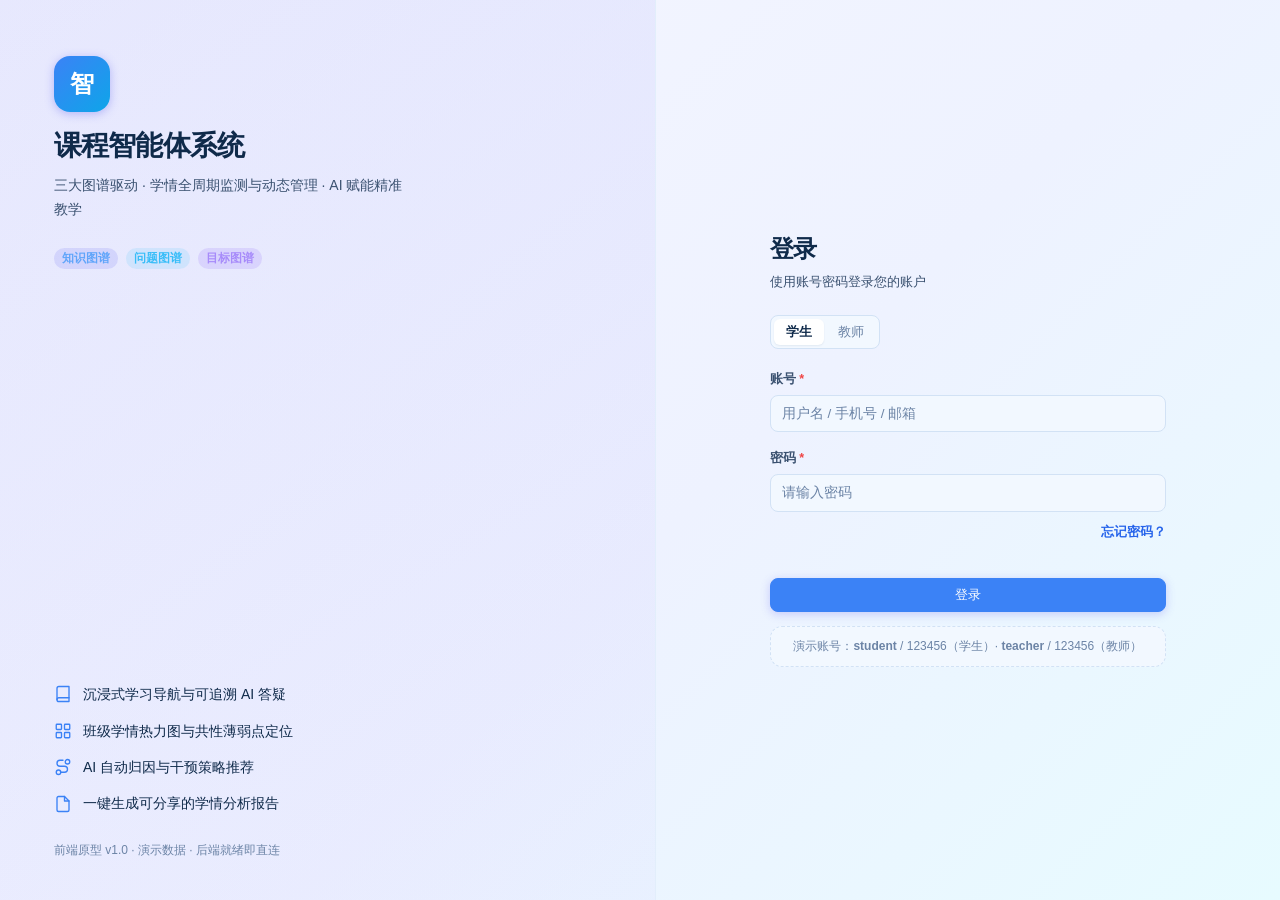
<file: index.html>
<!DOCTYPE html>
<html lang="zh-CN" data-theme="light">
<head>
<meta charset="UTF-8">
<meta name="viewport" content="width=device-width, initial-scale=1">
<title>登录 · 课程智能体系统</title>
<link rel="stylesheet" href="assets/css/base.css">
<link rel="stylesheet" href="assets/css/app.css">
</head>
<body>

<div class="auth-page">
  <!-- 左侧品牌展示 -->
  <aside class="auth-aside">
    <div class="auth-aside__brand">
      <div class="brand-logo">智</div>
      <h1>课程智能体系统</h1>
      <p>三大图谱驱动 · 学情全周期监测与动态管理 · AI 赋能精准教学</p>
    </div>
    <div class="row" style="gap:8px;flex-wrap:wrap">
      <span class="badge badge--brand">知识图谱</span>
      <span class="badge badge--info">问题图谱</span>
      <span class="badge badge--accent">目标图谱</span>
    </div>
    <ul class="auth-aside__feats" id="authFeats"></ul>
    <div class="auth-aside__copy">前端原型 v1.0 · 演示数据 · 后端就绪即直连</div>
  </aside>

  <!-- 右侧登录表单 -->
  <main class="auth-main">
    <div class="auth-card">
      <h2>登录</h2>
      <p class="auth-sub">使用账号密码登录您的账户</p>

      <div class="seg" id="roleSeg">
        <button type="button" class="seg__item is-active" data-role="student">学生</button>
        <button type="button" class="seg__item" data-role="teacher">教师</button>
      </div>

      <form id="loginForm" novalidate>
        <div class="field">
          <label>账号 <span class="req">*</span></label>
          <input class="input" id="username" placeholder="用户名 / 手机号 / 邮箱" autocomplete="username">
        </div>
        <div class="field">
          <label>密码 <span class="req">*</span></label>
          <input class="input" id="password" type="password" placeholder="请输入密码" autocomplete="current-password">
        </div>
        <div class="auth-row"><a href="forgot.html">忘记密码？</a></div>
        <div class="auth-error" id="loginErr"></div>
        <button class="btn btn--primary btn--block" id="loginBtn" type="submit">登录</button>
      </form>

      <div class="auth-demo" id="demoHint">演示账号：<b>student</b> / 123456（学生）· <b>teacher</b> / 123456（教师）</div>
    </div>
  </main>
</div>

<script src="assets/js/common.js"></script>
<script src="assets/js/mock/data.js"></script>
<script src="assets/js/api.js"></script>
<script src="assets/js/auth.js"></script>
<script>
  Theme.init();
  Auth.init();
  // 左侧特性列表（图中 SVG 需 JS 渲染）
  U.$('#authFeats').innerHTML = [
    ['book',  '沉浸式学习导航与可追溯 AI 答疑'],
    ['grid',  '班级学情热力图与共性薄弱点定位'],
    ['route', 'AI 自动归因与干预策略推荐'],
    ['file',  '一键生成可分享的学情分析报告']
  ].map(([n, t]) => '<li>' + icon(n) + t + '</li>').join('');

  // 角色切换（支持 ?role=teacher 预选）
  let role = (new URLSearchParams(location.search).get('role') === 'teacher') ? 'teacher' : 'student';
  const seg = U.$('#roleSeg');
  seg.querySelectorAll('.seg__item').forEach(btn => {
    btn.classList.toggle('is-active', btn.dataset.role === role);
    btn.addEventListener('click', () => {
      seg.querySelectorAll('.seg__item').forEach(b => b.classList.remove('is-active'));
      btn.classList.add('is-active');
      role = btn.dataset.role;
    });
  });

  const form = U.$('#loginForm');
  const errEl = U.$('#loginErr');
  form.addEventListener('submit', async (e) => {
    e.preventDefault();
    errEl.textContent = '';
    const username = U.$('#username').value.trim();
    const password = U.$('#password').value;
    if (!username || !password) { errEl.textContent = '请输入账号和密码'; return; }
    const btn = U.$('#loginBtn');
    btn.disabled = true; btn.textContent = '登录中…';
    try {
      await Auth.login({ username, password, role });
      location.href = (role === 'teacher') ? 'teacher.html' : 'student.html';
    } catch (err) {
      errEl.textContent = (err && err.message) || '登录失败，请重试';
      btn.disabled = false; btn.textContent = '登录';
    }
  });
</script>
</body>
</html>
</file>
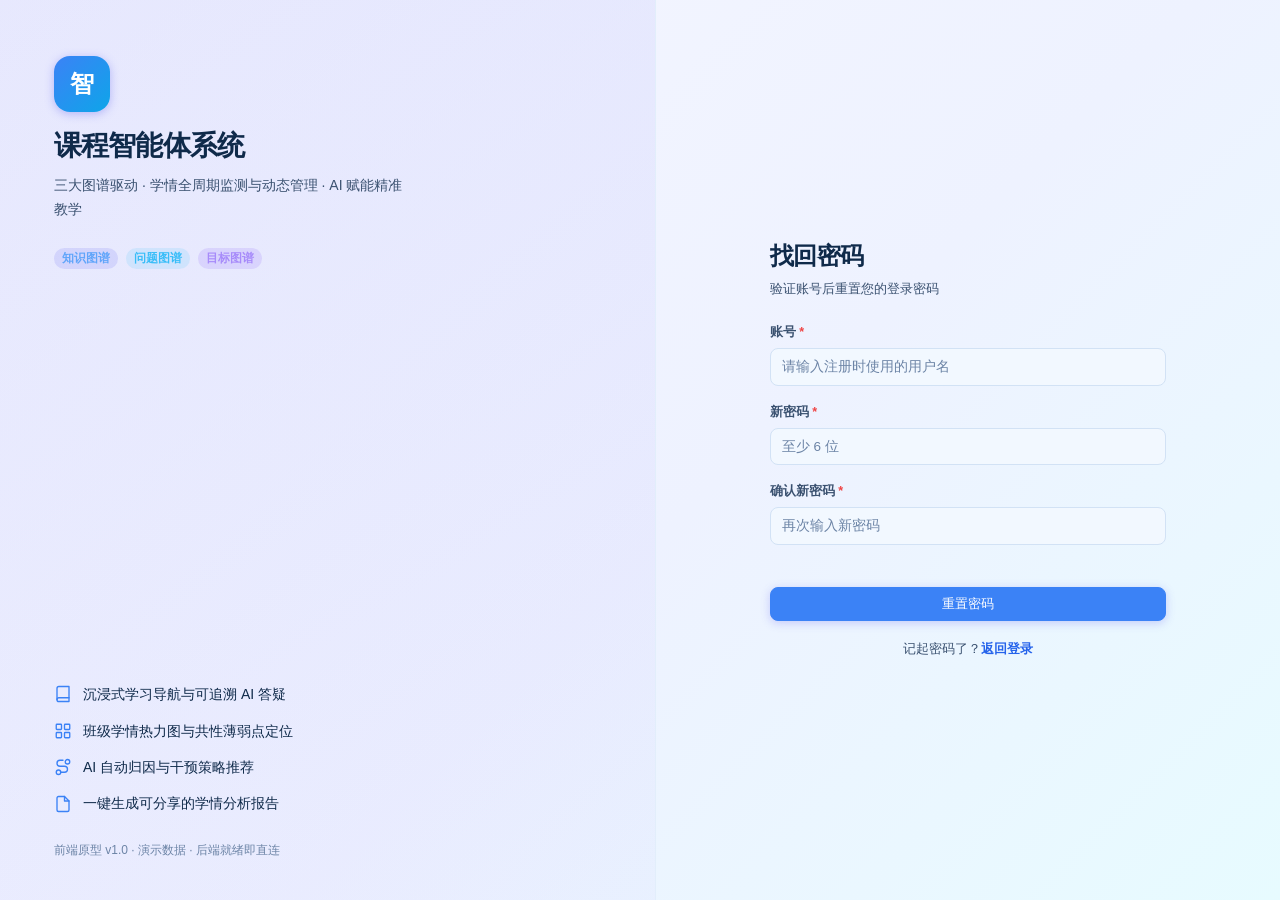
<file: forgot.html>
<!DOCTYPE html>
<html lang="zh-CN" data-theme="light">
<head>
<meta charset="UTF-8">
<meta name="viewport" content="width=device-width, initial-scale=1">
<title>找回密码 · 课程智能体系统</title>
<link rel="stylesheet" href="assets/css/base.css">
<link rel="stylesheet" href="assets/css/app.css">
</head>
<body>

<div class="auth-page">
  <!-- 左侧品牌展示 -->
  <aside class="auth-aside">
    <div class="auth-aside__brand">
      <div class="brand-logo">智</div>
      <h1>课程智能体系统</h1>
      <p>三大图谱驱动 · 学情全周期监测与动态管理 · AI 赋能精准教学</p>
    </div>
    <div class="row" style="gap:8px;flex-wrap:wrap">
      <span class="badge badge--brand">知识图谱</span>
      <span class="badge badge--info">问题图谱</span>
      <span class="badge badge--accent">目标图谱</span>
    </div>
    <ul class="auth-aside__feats" id="authFeats"></ul>
    <div class="auth-aside__copy">前端原型 v1.0 · 演示数据 · 后端就绪即直连</div>
  </aside>

  <!-- 右侧找回密码表单 -->
  <main class="auth-main">
    <div class="auth-card">
      <h2>找回密码</h2>
      <p class="auth-sub">验证账号后重置您的登录密码</p>

      <form id="resetForm" novalidate>
        <div class="field">
          <label>账号 <span class="req">*</span></label>
          <input class="input" id="username" placeholder="请输入注册时使用的用户名" autocomplete="username">
        </div>
        <div class="field">
          <label>新密码 <span class="req">*</span></label>
          <input class="input" id="password" type="password" placeholder="至少 6 位" autocomplete="new-password">
        </div>
        <div class="field">
          <label>确认新密码 <span class="req">*</span></label>
          <input class="input" id="confirm" type="password" placeholder="再次输入新密码" autocomplete="new-password">
        </div>
        <div class="auth-error" id="resetErr"></div>
        <button class="btn btn--primary btn--block" id="resetBtn" type="submit">重置密码</button>
      </form>

      <div class="auth-foot">记起密码了？<a href="index.html">返回登录</a></div>
    </div>
  </main>
</div>

<script src="assets/js/common.js"></script>
<script src="assets/js/mock/data.js"></script>
<script src="assets/js/api.js"></script>
<script src="assets/js/auth.js"></script>
<script>
  Theme.init();
  Auth.init();
  // 左侧特性列表（图中 SVG 需 JS 渲染）
  U.$('#authFeats').innerHTML = [
    ['book',  '沉浸式学习导航与可追溯 AI 答疑'],
    ['grid',  '班级学情热力图与共性薄弱点定位'],
    ['route', 'AI 自动归因与干预策略推荐'],
    ['file',  '一键生成可分享的学情分析报告']
  ].map(([n, t]) => '<li>' + icon(n) + t + '</li>').join('');

  const form = U.$('#resetForm');
  const errEl = U.$('#resetErr');
  form.addEventListener('submit', async (e) => {
    e.preventDefault();
    errEl.textContent = '';
    const username = U.$('#username').value.trim();
    const password = U.$('#password').value;
    const confirm = U.$('#confirm').value;

    if (!username) return void (errEl.textContent = '请输入账号');
    if (password.length < 6) return void (errEl.textContent = '新密码至少 6 位');
    if (password !== confirm) return void (errEl.textContent = '两次输入的密码不一致');

    const btn = U.$('#resetBtn');
    btn.disabled = true; btn.textContent = '重置中…';
    try {
      await Auth.resetPassword({ username, password });
      Toast.ok('密码已重置', '请使用新密码登录');
      setTimeout(() => { location.href = 'index.html'; }, 1100);
    } catch (err) {
      errEl.textContent = (err && err.message) || '重置失败，请重试';
      btn.disabled = false; btn.textContent = '重置密码';
    }
  });
</script>
</body>
</html>
</file>
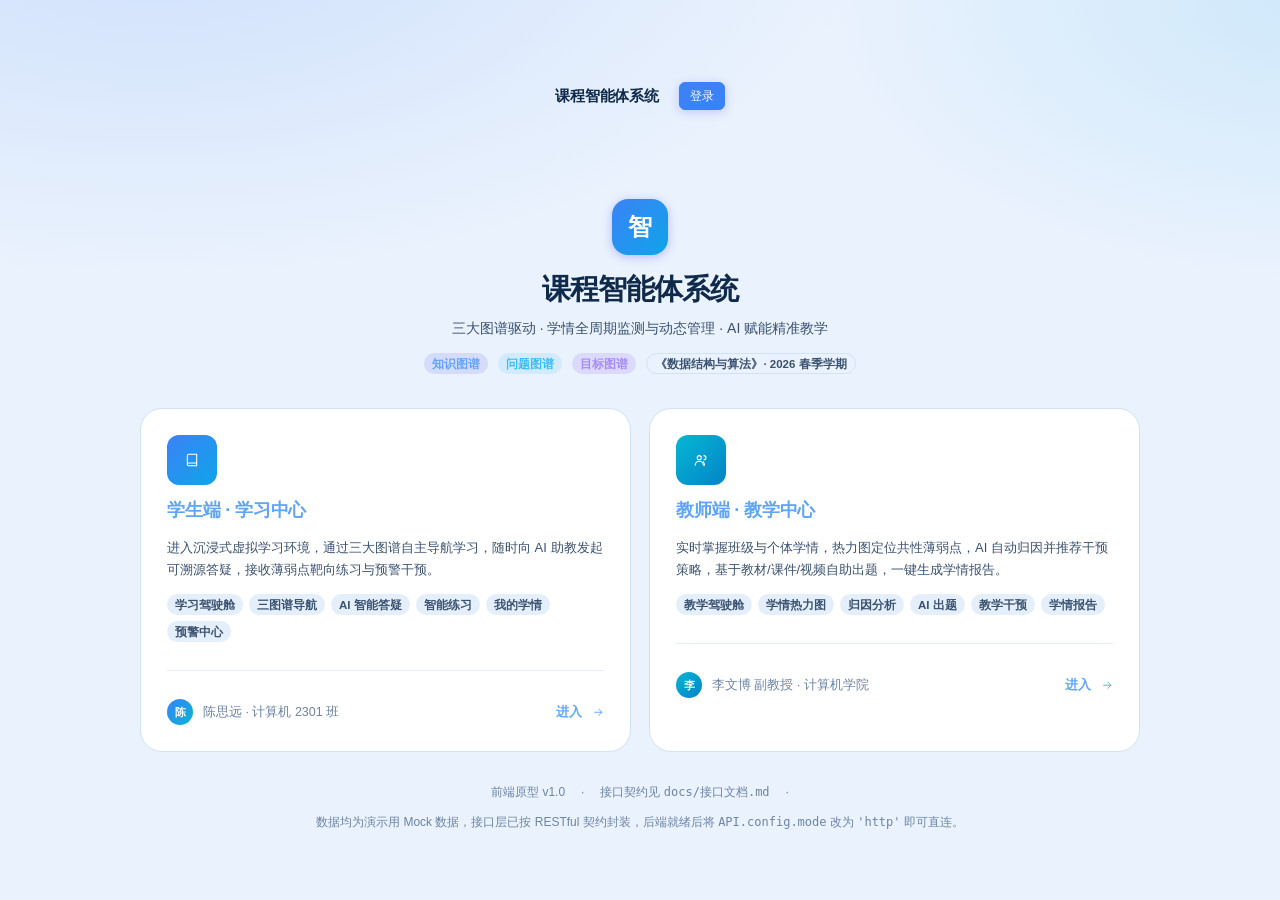
<file: home.html>
<!DOCTYPE html>
<html lang="zh-CN" data-theme="light">
<head>
<meta charset="UTF-8">
<meta name="viewport" content="width=device-width, initial-scale=1">
<title>课程智能体系统 · 产品介绍</title>
<link rel="stylesheet" href="assets/css/base.css">
<link rel="stylesheet" href="assets/css/app.css">
</head>
<body>

<div class="login-page">
  <div class="login-nav">
    <div class="login-nav__brand">课程智能体系统</div>
    <span class="spacer"></span>
    <a class="btn btn--primary btn--sm" href="index.html">登录</a>
  </div>

  <div class="login-wrap">

    <div class="login-hd">
      <div class="brand-logo">智</div>
      <h1>课程智能体系统</h1>
      <p>三大图谱驱动 · 学情全周期监测与动态管理 · AI 赋能精准教学</p>
      <div class="row">
        <span class="badge badge--brand">知识图谱</span>
        <span class="badge badge--info">问题图谱</span>
        <span class="badge badge--accent">目标图谱</span>
        <span class="badge badge--outline">《数据结构与算法》· 2026 春季学期</span>
      </div>
    </div>

    <div class="role-grid">
      <a class="role" data-role="student" href="index.html?role=student">
        <div class="role__ico" id="ico-stu"></div>
        <h3>学生端 · 学习中心</h3>
        <p>进入沉浸式虚拟学习环境，通过三大图谱自主导航学习，随时向 AI 助教发起可溯源答疑，接收薄弱点靶向练习与预警干预。</p>
        <div class="role__feats">
          <span class="badge">学习驾驶舱</span>
          <span class="badge">三图谱导航</span>
          <span class="badge">AI 智能答疑</span>
          <span class="badge">智能练习</span>
          <span class="badge">我的学情</span>
          <span class="badge">预警中心</span>
        </div>
        <div class="divider"></div>
        <div class="row fz-12 t-dim">
          <span class="avatar avatar--sm">陈</span>
          <span>陈思远 · 计算机 2301 班</span>
          <span class="spacer"></span>
          <span class="row t-brand fw-6">进入 <span id="arr1"></span></span>
        </div>
      </a>

      <a class="role role--teacher" data-role="teacher" href="index.html?role=teacher">
        <div class="role__ico" id="ico-tea"></div>
        <h3>教师端 · 教学中心</h3>
        <p>实时掌握班级与个体学情，热力图定位共性薄弱点，AI 自动归因并推荐干预策略，基于教材/课件/视频自助出题，一键生成学情报告。</p>
        <div class="role__feats">
          <span class="badge">教学驾驶舱</span>
          <span class="badge">学情热力图</span>
          <span class="badge">归因分析</span>
          <span class="badge">AI 出题</span>
          <span class="badge">教学干预</span>
          <span class="badge">学情报告</span>
        </div>
        <div class="divider"></div>
        <div class="row fz-12 t-dim">
          <span class="avatar avatar--sm" style="background:linear-gradient(135deg,#06b6d4,#0284c7)">李</span>
          <span>李文博 副教授 · 计算机学院</span>
          <span class="spacer"></span>
          <span class="row t-brand fw-6">进入 <span id="arr2"></span></span>
        </div>
      </a>
    </div>

    <div class="login-ft">
      <div class="row">
        <span>前端原型 v1.0</span>
        <span>·</span>
        <span>接口契约见 <code class="mono">docs/接口文档.md</code></span>
        <span>·</span>
      </div>
      <p style="margin-top:8px">数据均为演示用 Mock 数据，接口层已按 RESTful 契约封装，后端就绪后将 <code class="mono">API.config.mode</code> 改为 <code class="mono">'http'</code> 即可直连。</p>
    </div>

  </div>
</div>

<script src="assets/js/common.js"></script>
<script src="assets/js/auth.js"></script>
<script>
  Theme.init();
  Auth.init();
  U.$('#ico-stu').innerHTML = icon('book');
  U.$('#ico-tea').innerHTML = icon('users');
  U.$('#arr1').innerHTML = icon('arrowRight');
  U.$('#arr2').innerHTML = icon('arrowRight');
  U.$$('.role').forEach(a => a.addEventListener('click', (e) => {
    e.preventDefault();
    Auth.enter(a.dataset.role);
  }));
</script>
</body>
</html>
</file>
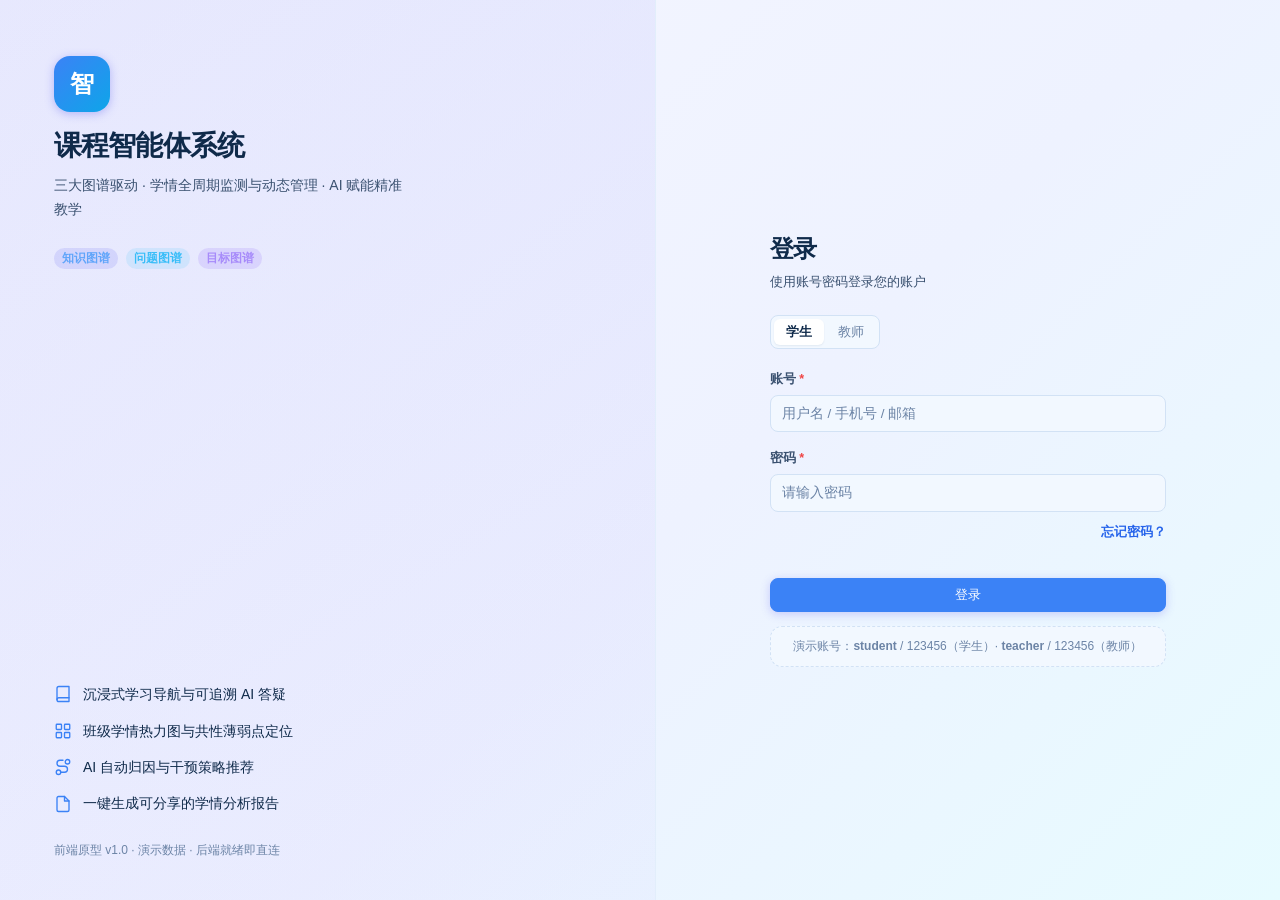
<file: student.html>
<!DOCTYPE html>
<html lang="zh-CN" data-theme="light">
<head>
<meta charset="UTF-8">
<meta name="viewport" content="width=device-width, initial-scale=1">
<title>学生端 · 课程智能体系统</title>
<link rel="stylesheet" href="assets/css/base.css">
<link rel="stylesheet" href="assets/css/app.css">
</head>
<body>
<div class="app">

  <!-- ============ 侧边栏 ============ -->
  <aside class="sidebar">
    <div class="sidebar__brand">
      <div class="brand-logo">智</div>
      <div class="brand-text"><b>课程智能体</b><span>数据结构与算法</span></div>
    </div>

    <nav class="sidebar__nav">
      <div class="nav-group">
        <div class="nav-group__label">学习中心</div>
        <button class="nav-item" data-view="dashboard" data-icon="home"><span class="nav-item__text">学习驾驶舱</span></button>
        <button class="nav-item" data-view="graph" data-icon="network"><span class="nav-item__text">课程图谱导航</span></button>
        <button class="nav-item" data-view="resource" data-icon="folder"><span class="nav-item__text">学习资源中心</span></button>
        <button class="nav-item" data-view="ai" data-icon="bot"><span class="nav-item__text">AI 智能答疑</span></button>
        <button class="nav-item" data-view="practice" data-icon="pencil"><span class="nav-item__text">智能练习</span></button>
      </div>
      <div class="nav-group">
        <div class="nav-group__label">学情中心</div>
        <button class="nav-item" data-view="mastery" data-icon="chart"><span class="nav-item__text">我的学情</span></button>
        <button class="nav-item" data-view="alerts" data-icon="bell"><span class="nav-item__text">预警与提醒</span><span class="nav-item__badge">3</span></button>
      </div>
    </nav>

    <div class="sidebar__foot">
      <button class="user-chip">
        <span class="avatar" id="tbAvatar">陈</span>
        <span class="user-chip__info"><b id="tbUserName">陈思远</b><span id="tbUid">计算机 2301 班</span></span>
      </button>
    </div>
  </aside>

  <!-- ============ 主区 ============ -->
  <div class="main">
    <header class="topbar">
      <div class="topbar__title">
        <h1 id="pageTitle">学习驾驶舱</h1>
      </div>
      <div class="topbar__actions">
        <span class="badge badge--outline nowrap" id="updateTag"></span>
        <button class="btn btn--ghost btn--icon" id="msgBtn"></button>
        <button class="btn btn--ghost btn--icon" id="logoutBtn"></button>
      </div>
    </header>

    <main class="content">
      <section class="view" id="view-dashboard"></section>
      <section class="view" id="view-graph"></section>
      <section class="view" id="view-resource"></section>
      <section class="view" id="view-ai"></section>
      <section class="view" id="view-practice"></section>
      <section class="view" id="view-mastery"></section>
      <section class="view" id="view-alerts"></section>
    </main>
  </div>
</div>

<script src="assets/js/vendor/echarts.min.js"></script>
<script src="assets/js/common.js"></script>
<script src="assets/js/charts.js"></script>
<script src="assets/js/mock/data.js"></script>
<script src="assets/js/api.js"></script>
    <script src="assets/js/auth.js"></script>
    <script src="assets/js/student/app.js"></script>
    <script src="assets/js/student/views/dashboard.js"></script>
    <script src="assets/js/student/views/graph.js"></script>
    <script src="assets/js/student/views/resource.js"></script>
    <script src="assets/js/student/views/chat.js"></script>
    <script src="assets/js/student/views/practice.js"></script>
    <script src="assets/js/student/views/mastery.js"></script>
    <script src="assets/js/student/views/alerts.js"></script>
    <script src="assets/js/student/start.js"></script>
</body>
</html>
</file>
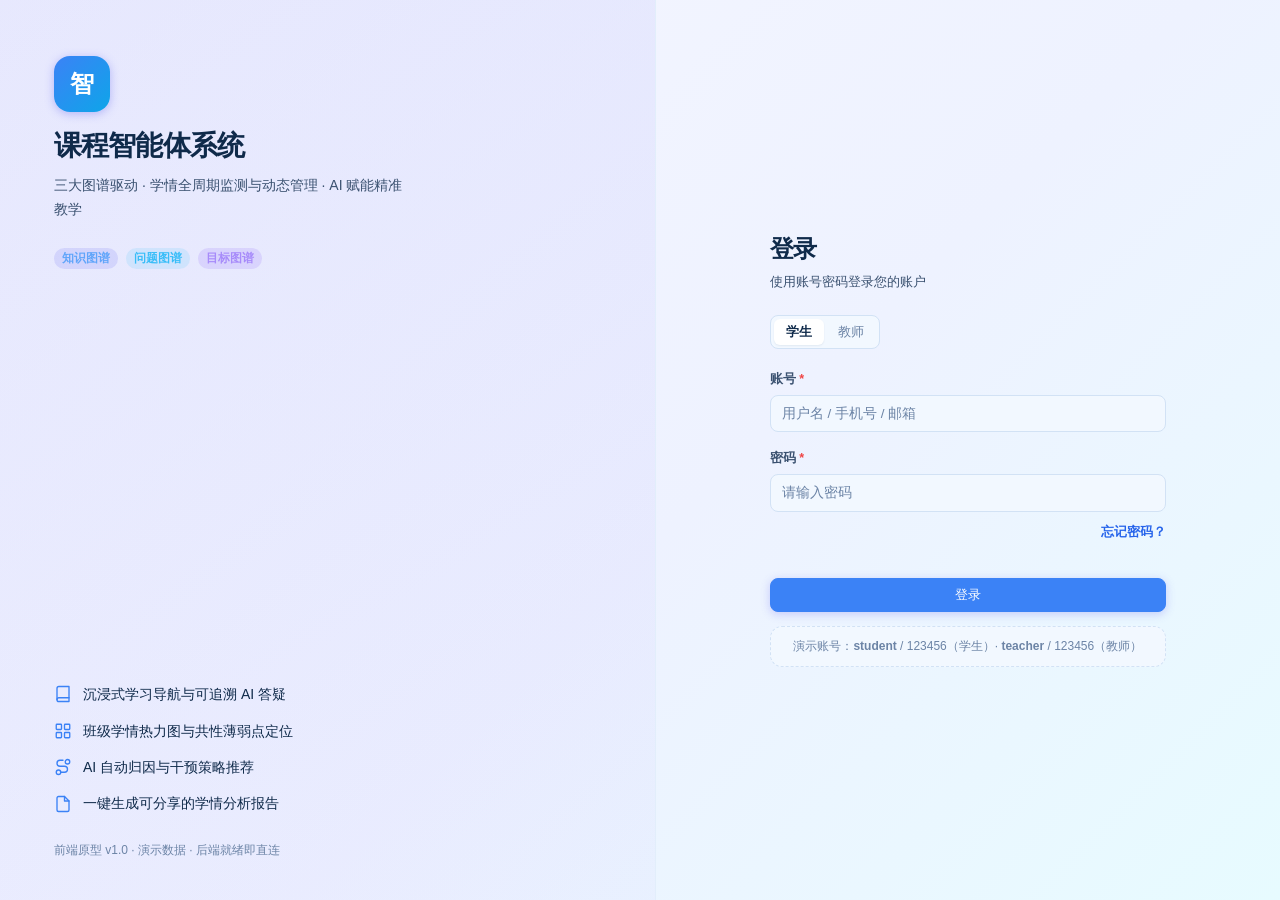
<file: teacher.html>
<!DOCTYPE html>
<html lang="zh-CN" data-theme="light">
<head>
<meta charset="UTF-8">
<meta name="viewport" content="width=device-width, initial-scale=1">
<title>教师端 · 课程智能体系统</title>
<link rel="stylesheet" href="assets/css/base.css">
<link rel="stylesheet" href="assets/css/app.css">
</head>
<body>
<div class="app">

  <!-- ============ 侧边栏 ============ -->
  <aside class="sidebar">
    <div class="sidebar__brand">
      <div class="brand-logo">智</div>
      <div class="brand-text"><b>课程智能体</b><span>数据结构与算法</span></div>
    </div>

    <nav class="sidebar__nav">
      <div class="nav-group">
        <div class="nav-group__label">教学概览</div>
        <button class="nav-item" data-view="dashboard" data-icon="home"><span class="nav-item__text">教学驾驶舱</span></button>
        <button class="nav-item" data-view="monitor" data-icon="grid"><span class="nav-item__text">学情监测看板</span></button>
      </div>
      <div class="nav-group">
        <div class="nav-group__label">精准分析</div>
        <button class="nav-item" data-view="analysis" data-icon="flask"><span class="nav-item__text">归因与错题分析</span></button>
        <button class="nav-item" data-view="question" data-icon="sparkle"><span class="nav-item__text">AI 出题与题库</span></button>
      </div>
      <div class="nav-group">
        <div class="nav-group__label">干预与产出</div>
        <button class="nav-item" data-view="intervention" data-icon="route"><span class="nav-item__text">教学干预与策略</span><span class="nav-item__badge" id="navIvBadge"></span></button>
        <button class="nav-item" data-view="report" data-icon="file"><span class="nav-item__text">学情分析报告</span></button>
      </div>
    </nav>

    <div class="sidebar__foot">
      <button class="user-chip">
        <span class="avatar" id="tbAvatar">李</span>
        <span class="user-chip__info"><b id="tbUserName">李文博</b><span id="tbUid">计算机科学与技术学院</span></span>
      </button>
    </div>
  </aside>

  <!-- ============ 主区 ============ -->
  <div class="main">
    <header class="topbar">
      <div class="topbar__title">
        <h1 id="pageTitle">教学驾驶舱</h1>
      </div>
      <div class="topbar__actions">
        <select class="select select--sm" id="classSel" title="切换授课班级"></select>
        <span class="badge badge--outline nowrap" id="updateTag"></span>
        <button class="btn btn--ghost btn--icon" id="logoutBtn"></button>
      </div>
    </header>

    <main class="content">
      <section class="view" id="view-dashboard"></section>
      <section class="view" id="view-monitor"></section>
      <section class="view" id="view-analysis"></section>
      <section class="view" id="view-question"></section>
      <section class="view" id="view-intervention"></section>
      <section class="view" id="view-report"></section>
    </main>
  </div>
</div>

<script src="assets/js/vendor/echarts.min.js"></script>
<script src="assets/js/common.js"></script>
<script src="assets/js/charts.js"></script>
<script src="assets/js/mock/data.js"></script>
<script src="assets/js/api.js"></script>
    <script src="assets/js/auth.js"></script>
    <script src="assets/js/teacher/app.js"></script>
    <script src="assets/js/teacher/views/dash.js"></script>
    <script src="assets/js/teacher/views/monitor.js"></script>
    <script src="assets/js/teacher/views/analysis.js"></script>
    <script src="assets/js/teacher/views/question.js"></script>
    <script src="assets/js/teacher/views/intervention.js"></script>
    <script src="assets/js/teacher/views/report.js"></script>
    <script src="assets/js/teacher/start.js"></script>
</body>
</html>
</file>
<file: assets/css/base.css>
/* ==========================================================================
   课程智能体系统 · 基础设计系统 (Design Tokens + Layout + Components)
   ========================================================================== */

/* ---------- 1. Design Tokens ---------- */
:root {
  /* 品牌色（蓝白色调） */
  --brand-50: #eff6ff;
  --brand-300: #93c5fd;
  --brand-400: #60a5fa;
  --brand-500: #3b82f6;
  --brand-600: #2563eb;
  --brand-700: #1d4ed8;
  --accent-500: #0ea5e9;
  --cyan-500: #06b6d4;

  /* 语义色 —— 学情三色状态灯 */
  --ok: #22c55e;          /* 绿 · 正常 */
  --ok-soft: rgba(34, 197, 94, .14);
  --warn: #f59e0b;        /* 黄 · 需关注 */
  --warn-soft: rgba(245, 158, 11, .14);
  --danger: #ef4444;      /* 红 · 预警 */
  --danger-soft: rgba(239, 68, 68, .14);
  --info: #38bdf8;
  --info-soft: rgba(56, 189, 248, .14);

  /* 掌握度五级色阶 */
  --lv-excellent: #22c55e;
  --lv-good: #84cc16;
  --lv-fair: #f59e0b;
  --lv-weak: #f97316;
  --lv-none: #64748b;

  /* 圆角 / 阴影 / 动效 */
  --r-xs: 6px;
  --r-sm: 8px;
  --r-md: 12px;
  --r-lg: 16px;
  --r-xl: 22px;
  --r-full: 999px;
  --ease: cubic-bezier(.4, 0, .2, 1);
  --t-fast: .15s var(--ease);
  --t: .24s var(--ease);

  /* 尺寸 */
  --sidebar-w: 232px;
  --topbar-h: 60px;

  /* 字体 */
  --font: -apple-system, BlinkMacSystemFont, "Segoe UI", "PingFang SC",
          "Hiragino Sans GB", "Microsoft YaHei", "Source Han Sans SC", sans-serif;
  --font-num: "SF Mono", "JetBrains Mono", Consolas, ui-monospace, monospace;
}

/* 蓝白色调（唯一主题 · 已取消夜间模式） */
:root {
  --bg: #eaf2fd;
  --bg-grad: radial-gradient(1200px 620px at 12% -10%, rgba(59,130,246,.16), transparent 60%),
             radial-gradient(900px 520px at 102% 0%, rgba(14,165,233,.12), transparent 55%);
  --surface: #ffffff;
  --surface-2: #f2f8ff;
  --surface-3: #e4effb;
  --border: #d2e2f5;
  --border-soft: #e2eefb;
  --text: #0f2a4a;
  --text-2: #3a5170;
  --text-3: #6c84a6;
  --shadow-sm: 0 1px 2px rgba(15,42,74,.07);
  --shadow: 0 4px 16px rgba(15,42,74,.10);
  --shadow-lg: 0 16px 48px rgba(15,42,74,.16);
  --overlay: rgba(15,42,74,.42);
  --grid-line: rgba(15,42,74,.05);
  --chart-axis: #6c84a6;
  --chart-split: rgba(15,42,74,.08);
  --lv-none: #94a3b8;
}

/* ---------- 2. Reset ---------- */
*, *::before, *::after { box-sizing: border-box; }
* { margin: 0; padding: 0; }
html, body { height: 100%; }
body {
  font-family: var(--font);
  font-size: 14px;
  line-height: 1.6;
  color: var(--text);
  background: var(--bg);
  background-image: var(--bg-grad);
  background-attachment: fixed;
  -webkit-font-smoothing: antialiased;
  text-rendering: optimizeLegibility;
}
h1, h2, h3, h4, h5 { font-weight: 650; line-height: 1.3; letter-spacing: -.01em; }
a { color: var(--brand-400); text-decoration: none; }
button, input, select, textarea { font: inherit; color: inherit; }
button { cursor: pointer; background: none; border: none; }
ul, ol { list-style: none; }
table { border-collapse: collapse; width: 100%; }
img, svg { display: block; max-width: 100%; }
/* 未显式尺寸的 svg 给 1em 兜底，避免被父容器撑满；具体尺寸由各自 CSS 覆盖 */
svg:not([width]):not([height]) { width: 1em; height: 1em; flex-shrink: 0; vertical-align: -0.15em; }
::selection { background: rgba(99,102,241,.35); }

/* 滚动条 */
::-webkit-scrollbar { width: 10px; height: 10px; }
::-webkit-scrollbar-track { background: transparent; }
::-webkit-scrollbar-thumb {
  background: var(--border); border-radius: var(--r-full);
  border: 2px solid transparent; background-clip: content-box;
}
::-webkit-scrollbar-thumb:hover { background: var(--text-3); background-clip: content-box; }

/* ---------- 3. App Shell ---------- */
.app { display: flex; min-height: 100vh; }

/* 侧边栏 */
.sidebar {
  width: var(--sidebar-w);
  flex: 0 0 var(--sidebar-w);
  background: var(--surface);
  border-right: 1px solid var(--border);
  display: flex; flex-direction: column;
  position: sticky; top: 0; height: 100vh;
  z-index: 40;
  transition: width var(--t), flex-basis var(--t);
}
.sidebar__brand {
  height: var(--topbar-h);
  display: flex; align-items: center; gap: 10px;
  padding: 0 16px;
  border-bottom: 1px solid var(--border-soft);
  flex: 0 0 auto;
}
.brand-logo {
  width: 32px; height: 32px; flex: 0 0 32px;
  border-radius: 9px;
  background: linear-gradient(135deg, var(--brand-500), var(--accent-500));
  display: grid; place-items: center;
  color: #fff; font-weight: 800; font-size: 15px;
  box-shadow: 0 2px 10px rgba(99,102,241,.4);
}
.brand-text { min-width: 0; }
.brand-text b { display: block; font-size: 14px; letter-spacing: -.02em; white-space: nowrap; }
.brand-text span { display: block; font-size: 11px; color: var(--text-3); white-space: nowrap; }

.sidebar__nav { flex: 1; overflow-y: auto; padding: 12px 10px 20px; }
.nav-group { margin-bottom: 6px; }
.nav-group__label {
  font-size: 11px; font-weight: 600; color: var(--text-3);
  letter-spacing: .08em; text-transform: uppercase;
  padding: 12px 10px 6px;
}
.nav-item {
  display: flex; align-items: center; gap: 10px;
  width: 100%; padding: 9px 10px; margin-bottom: 2px;
  border-radius: var(--r-sm);
  color: var(--text-2); font-size: 13.5px; font-weight: 500;
  text-align: left; position: relative;
  transition: background var(--t-fast), color var(--t-fast);
}
.nav-item:hover { background: var(--surface-2); color: var(--text); }
.nav-item.is-active { background: var(--brand-500); color: #fff; font-weight: 600; box-shadow: 0 2px 10px rgba(99,102,241,.35); }
.nav-item.is-active .nav-item__icon { opacity: 1; }
.nav-item__icon { width: 18px; height: 18px; flex: 0 0 18px; opacity: .8; }
.nav-item__text { flex: 1; min-width: 0; white-space: nowrap; overflow: hidden; text-overflow: ellipsis; }
.nav-item__badge {
  flex: 0 0 auto; min-width: 18px; height: 18px; padding: 0 5px;
  border-radius: var(--r-full); background: var(--danger); color: #fff;
  font-size: 11px; font-weight: 700; display: grid; place-items: center;
  font-family: var(--font-num);
}
.nav-item.is-active .nav-item__badge { background: rgba(255,255,255,.25); }

.sidebar__foot { padding: 10px; border-top: 1px solid var(--border-soft); flex: 0 0 auto; }
.user-chip {
  display: flex; align-items: center; gap: 10px;
  padding: 8px; border-radius: var(--r-sm);
  transition: background var(--t-fast); width: 100%; text-align: left;
}
.user-chip:hover { background: var(--surface-2); }
.avatar {
  width: 32px; height: 32px; flex: 0 0 32px; border-radius: var(--r-full);
  display: grid; place-items: center; font-size: 12px; font-weight: 700; color: #fff;
  background: linear-gradient(135deg, var(--brand-500), var(--cyan-500));
}
.avatar--sm { width: 26px; height: 26px; flex-basis: 26px; font-size: 11px; }
.avatar--lg { width: 52px; height: 52px; flex-basis: 52px; font-size: 17px; }
.user-chip__info { min-width: 0; flex: 1; }
.user-chip__info b { display: block; font-size: 13px; font-weight: 600; }
.user-chip__info span { display: block; font-size: 11px; color: var(--text-3); }

/* 主区域 */
.main { flex: 1; min-width: 0; display: flex; flex-direction: column; }

.topbar {
  height: var(--topbar-h); flex: 0 0 var(--topbar-h);
  display: flex; align-items: center; gap: 14px;
  padding: 0 22px;
  background: color-mix(in srgb, var(--bg) 78%, transparent);
  backdrop-filter: blur(14px);
  border-bottom: 1px solid var(--border);
  position: sticky; top: 0; z-index: 30;
}
.topbar__title { min-width: 0; flex: 1; }
.topbar__title h1 { font-size: 16.5px; font-weight: 650; }
.topbar__title p { font-size: 12px; color: var(--text-3); }
.topbar__actions { display: flex; align-items: center; gap: 8px; }

.content { flex: 1; padding: 22px; max-width: 1560px; width: 100%; }
.view { display: none; animation: fade-up .32s var(--ease); }
.view.is-active { display: block; }
@keyframes fade-up { from { opacity: 0; transform: translateY(8px); } to { opacity: 1; transform: none; } }

/* ---------- 4. Grid Helpers ---------- */
.grid { display: grid; gap: 16px; }
.g-2 { grid-template-columns: repeat(2, minmax(0, 1fr)); }
.g-3 { grid-template-columns: repeat(3, minmax(0, 1fr)); }
.g-4 { grid-template-columns: repeat(4, minmax(0, 1fr)); }
.g-21 { grid-template-columns: minmax(0, 2fr) minmax(0, 1fr); }
.g-12 { grid-template-columns: minmax(0, 1fr) minmax(0, 2fr); }
.g-31 { grid-template-columns: minmax(0, 3fr) minmax(0, 1fr); }
.stack { display: flex; flex-direction: column; gap: 16px; }
.row { display: flex; align-items: center; gap: 10px; }
.row--wrap { flex-wrap: wrap; }
.row--between { justify-content: space-between; }
.spacer { flex: 1; }
.mt-a { margin-top: auto; }

/* ---------- 5. Card ---------- */
.card {
  background: var(--surface);
  border: 1px solid var(--border);
  border-radius: var(--r-lg);
  box-shadow: var(--shadow-sm);
  overflow: hidden;
  display: flex; flex-direction: column;
}
.card--flat { box-shadow: none; background: var(--surface-2); }
.card--pad { padding: 18px; }
.card__head {
  display: flex; align-items: center; gap: 10px;
  padding: 14px 18px; border-bottom: 1px solid var(--border-soft);
  flex: 0 0 auto;
}
.card__head h3 { font-size: 14.5px; font-weight: 650; display: flex; align-items: center; gap: 8px; white-space: nowrap; flex-shrink: 0; }
.card__head h3 svg { width: 16px; height: 16px; flex-shrink: 0; color: var(--brand-600); }
.card__head p { font-size: 12px; color: var(--text-3); margin-top: 1px; }
.card__head .spacer { flex: 1; }
.card__body { padding: 18px; flex: 1; min-width: 0; }
.card__body--tight { padding: 12px; }
.card__body--flush { padding: 0; }
.card__foot { padding: 12px 18px; border-top: 1px solid var(--border-soft); flex: 0 0 auto; }

/* 指标卡 */
.stat {
  background: var(--surface); border: 1px solid var(--border);
  border-radius: var(--r-lg); padding: 16px 18px;
  position: relative; overflow: hidden;
  transition: transform var(--t), border-color var(--t);
}
.stat:hover { transform: translateY(-2px); border-color: var(--brand-500); }
.stat::after {
  content: ''; position: absolute; inset: 0 0 auto 0; height: 3px;
  background: var(--_c, var(--brand-500)); opacity: .9;
}
.stat__label { font-size: 12.5px; color: var(--text-3); display: flex; align-items: center; gap: 6px; }
.stat__label svg { width: 14px; height: 14px; flex-shrink: 0; }
.stat__value { font-family: var(--font-num); font-size: 27px; font-weight: 700; letter-spacing: -.02em; margin: 4px 0 2px; }
.stat__value small { font-size: 14px; font-weight: 600; color: var(--text-3); margin-left: 2px; }
.stat__delta { font-size: 12px; font-weight: 600; display: inline-flex; align-items: center; gap: 3px; }
.delta-up { color: var(--ok); }
.delta-down { color: var(--danger); }
.stat__hint { font-size: 11.5px; color: var(--text-3); }
.stat--link { cursor: pointer; user-select: none; }
.stat--link:hover { transform: translateY(-3px); border-color: var(--_c, var(--brand-500)); box-shadow: 0 4px 14px rgba(0,0,0,.04); }
.stat--link:active { transform: translateY(-1px); }
.stat--link:focus-visible { outline: 2px solid var(--_c, var(--brand-500)); outline-offset: 2px; }

/* ---------- 6. Button ---------- */
.btn {
  display: inline-flex; align-items: center; justify-content: center; gap: 6px;
  height: 34px; padding: 0 14px;
  border-radius: var(--r-sm);
  background: var(--surface-2); border: 1px solid var(--border);
  color: var(--text); font-size: 13px; font-weight: 550;
  white-space: nowrap;
  transition: all var(--t-fast);
}
.btn:hover { background: var(--surface-3); border-color: var(--text-3); }
.btn:active { transform: translateY(1px); }
.btn[disabled] { opacity: .45; pointer-events: none; }
.btn--primary {
  background: var(--brand-500); border-color: var(--brand-500); color: #fff;
  box-shadow: 0 2px 10px rgba(99,102,241,.3);
}
.btn--primary:hover { background: var(--brand-600); border-color: var(--brand-600); }
.btn--ghost { background: transparent; border-color: transparent; color: var(--text-2); }
.btn--ghost:hover { background: var(--surface-2); color: var(--text); }
.btn--outline { background: transparent; border-color: var(--brand-500); color: var(--brand-400); }
.btn--outline:hover { background: rgba(99,102,241,.1); }
.btn--danger { background: var(--danger); border-color: var(--danger); color: #fff; }
.btn--danger:hover { filter: brightness(1.08); }
.btn--warn { background: var(--warn); border-color: var(--warn); color: #1a1206; }
.btn--sm { height: 28px; padding: 0 10px; font-size: 12px; border-radius: var(--r-xs); }
.btn--xs { height: 24px; padding: 0 8px; font-size: 11.5px; border-radius: var(--r-xs); }
.btn--lg { height: 42px; padding: 0 22px; font-size: 14.5px; border-radius: var(--r-md); }
.btn--block { width: 100%; }
.btn--icon { width: 34px; padding: 0; }
.btn--icon.btn--sm { width: 28px; }
.btn svg { width: 15px; height: 15px; flex: 0 0 auto; }

/* ---------- 7. Badge / Chip / Tag ---------- */
.badge {
  display: inline-flex; align-items: center; gap: 4px;
  height: 21px; padding: 0 8px; border-radius: var(--r-full);
  font-size: 11.5px; font-weight: 600; white-space: nowrap;
  background: var(--surface-3); color: var(--text-2);
}
.badge--ok { background: var(--ok-soft); color: var(--ok); }
.badge--warn { background: var(--warn-soft); color: var(--warn); }
.badge--danger { background: var(--danger-soft); color: var(--danger); }
.badge--info { background: var(--info-soft); color: var(--info); }
.badge--brand { background: rgba(99,102,241,.16); color: var(--brand-400); }
.badge--accent { background: rgba(139,92,246,.16); color: #a78bfa; }
.badge--outline { background: transparent; border: 1px solid var(--border); }

.dot { width: 8px; height: 8px; border-radius: 50%; flex: 0 0 8px; display: inline-block; }
.dot--ok { background: var(--ok); box-shadow: 0 0 0 3px var(--ok-soft); }
.dot--warn { background: var(--warn); box-shadow: 0 0 0 3px var(--warn-soft); }
.dot--danger { background: var(--danger); box-shadow: 0 0 0 3px var(--danger-soft); }
.dot--pulse { animation: pulse 1.8s infinite; }
@keyframes pulse { 0%,100% { opacity: 1; } 50% { opacity: .35; } }

/* 筛选 chips */
.chips { display: flex; gap: 6px; flex-wrap: wrap; }
.chip {
  height: 28px; padding: 0 12px; border-radius: var(--r-full);
  background: var(--surface-2); border: 1px solid var(--border);
  font-size: 12.5px; font-weight: 550; color: var(--text-2);
  display: inline-flex; align-items: center; gap: 5px;
  white-space: nowrap; flex-shrink: 0;
  transition: all var(--t-fast);
}
.chip:hover { border-color: var(--brand-400); color: var(--text); }
.chip.is-active { background: var(--brand-500); border-color: var(--brand-500); color: #fff; }

/* segmented 分段控制器 */
.seg {
  display: inline-flex; padding: 3px; gap: 2px;
  background: var(--surface-2); border: 1px solid var(--border);
  border-radius: var(--r-sm);
}
.seg button {
  height: 26px; padding: 0 12px; border-radius: var(--r-xs);
  font-size: 12.5px; font-weight: 550; color: var(--text-3);
  transition: all var(--t-fast); white-space: nowrap;
}
.seg button:hover { color: var(--text); }
.seg button.is-active { background: var(--surface); color: var(--text); box-shadow: var(--shadow-sm); font-weight: 600; }

/* Tabs 下划线式 */
.tabs { display: flex; gap: 2px; border-bottom: 1px solid var(--border); overflow-x: auto; }
.tabs button {
  padding: 10px 14px; font-size: 13.5px; font-weight: 550; color: var(--text-3);
  border-bottom: 2px solid transparent; margin-bottom: -1px; white-space: nowrap;
  transition: all var(--t-fast);
}
.tabs button:hover { color: var(--text); }
.tabs button.is-active { color: var(--brand-400); border-bottom-color: var(--brand-500); font-weight: 650; }

/* ---------- 8. Form ---------- */
.field { display: flex; flex-direction: column; gap: 6px; }
.field > label { font-size: 12.5px; font-weight: 600; color: var(--text-2); }
.field > label .req { color: var(--danger); }
.input, .select, .textarea {
  width: 100%; min-height: 34px; padding: 7px 11px;
  background: var(--surface-2); border: 1px solid var(--border);
  border-radius: var(--r-sm); font-size: 13.5px; color: var(--text);
  transition: border-color var(--t-fast), box-shadow var(--t-fast);
}
.input::placeholder, .textarea::placeholder { color: var(--text-3); }
.input:focus, .select:focus, .textarea:focus {
  outline: none; border-color: var(--brand-500);
  box-shadow: 0 0 0 3px rgba(99,102,241,.16);
}
.textarea { min-height: 84px; resize: vertical; line-height: 1.6; }
.select { appearance: none; cursor: pointer; padding-right: 30px;
  background-image: url("data:image/svg+xml,%3Csvg xmlns='http://www.w3.org/2000/svg' viewBox='0 0 24 24' fill='none' stroke='%237a8796' stroke-width='2.5' stroke-linecap='round'%3E%3Cpath d='M6 9l6 6 6-6'/%3E%3C/svg%3E");
  background-repeat: no-repeat; background-position: right 9px center; background-size: 14px; }
.search { position: relative; }
.search .input { padding-left: 32px; }
.search svg { position: absolute; left: 10px; top: 50%; transform: translateY(-50%); width: 15px; height: 15px; color: var(--text-3); pointer-events: none; }

.switch { position: relative; width: 38px; height: 21px; flex: 0 0 38px; }
.switch input { position: absolute; opacity: 0; width: 100%; height: 100%; margin: 0; cursor: pointer; }
.switch span { position: absolute; inset: 0; background: var(--surface-3); border: 1px solid var(--border); border-radius: var(--r-full); transition: all var(--t-fast); pointer-events: none; }
.switch span::after { content: ''; position: absolute; left: 2px; top: 2px; width: 15px; height: 15px; border-radius: 50%; background: var(--text-3); transition: all var(--t-fast); }
.switch input:checked + span { background: var(--brand-500); border-color: var(--brand-500); }
.switch input:checked + span::after { transform: translateX(17px); background: #fff; }

/* ---------- 9. Progress ---------- */
.bar { height: 7px; border-radius: var(--r-full); background: var(--surface-3); overflow: hidden; }
.bar--lg { height: 10px; }
.bar--sm { height: 5px; }
.bar > i { display: block; height: 100%; border-radius: inherit; background: var(--brand-500); transition: width .6s var(--ease); }
.bar > i.is-ok { background: linear-gradient(90deg, var(--ok), #4ade80); }
.bar > i.is-good { background: linear-gradient(90deg, var(--lv-good), #a3e635); }
.bar > i.is-fair { background: linear-gradient(90deg, var(--warn), #fbbf24); }
.bar > i.is-weak { background: linear-gradient(90deg, var(--lv-weak), #fb923c); }
.bar > i.is-none { background: var(--lv-none); }
.bar--stack { display: flex; }
.bar--stack > i { border-radius: 0; }

/* 环形进度（纯 CSS conic-gradient） */
.ring {
  --p: 0; --c: var(--brand-500); --sz: 104px;
  width: var(--sz); height: var(--sz); border-radius: 50%;
  display: grid; place-items: center; position: relative; flex: 0 0 var(--sz);
  background: conic-gradient(var(--c) calc(var(--p) * 1%), var(--surface-3) 0);
  transition: --p .8s var(--ease);
}
.ring::before {
  content: ''; position: absolute; inset: 9px; border-radius: 50%;
  background: var(--surface);
}
.ring__txt { position: relative; text-align: center; line-height: 1.15; }
.ring__txt b { font-family: var(--font-num); font-size: 21px; font-weight: 700; display: block; }
.ring__txt b small { font-size: 11px; font-weight: 600; }
.ring__txt span { font-size: 11px; color: var(--text-3); }

/* ---------- 10. Table ---------- */
.tbl-wrap { overflow-x: auto; }
.tbl { font-size: 13px; }
.tbl th {
  text-align: left; font-size: 11.5px; font-weight: 650; color: var(--text-3);
  letter-spacing: .04em; text-transform: uppercase;
  padding: 10px 14px; background: var(--surface-2);
  border-bottom: 1px solid var(--border); white-space: nowrap;
  position: sticky; top: 0; z-index: 1;
}
.tbl td { padding: 11px 14px; border-bottom: 1px solid var(--border-soft); vertical-align: middle; }
.tbl tbody tr { transition: background var(--t-fast); }
.tbl tbody tr:hover { background: var(--surface-2); }
.tbl tbody tr:last-child td { border-bottom: none; }
.tbl .num { font-family: var(--font-num); font-variant-numeric: tabular-nums; }
.tbl .t-right { text-align: right; }
.tbl .t-center { text-align: center; }
.tbl--compact td { padding: 8px 12px; }

/* ---------- 11. List ---------- */
.list { display: flex; flex-direction: column; }
.list__item {
  display: flex; align-items: flex-start; gap: 12px;
  padding: 13px 18px; border-bottom: 1px solid var(--border-soft);
  transition: background var(--t-fast); position: relative;
}
.list__item:last-child { border-bottom: none; }
.list__item:hover { background: var(--surface-2); }
.list__item--clickable { cursor: pointer; }
.list__lead { flex: 0 0 auto; margin-top: 2px; }
.list__main { flex: 1; min-width: 0; }
.list__main b { display: block; font-size: 13.5px; font-weight: 600; }
.list__main p { font-size: 12.5px; color: var(--text-3); }
.list__trail { flex: 0 0 auto; display: flex; align-items: center; gap: 8px; }
.list__item--lv-danger { border-left: 3px solid var(--danger); }
.list__item--lv-warn { border-left: 3px solid var(--warn); }
.list__item--lv-ok { border-left: 3px solid var(--ok); }

/* 时间轴 */
.timeline { position: relative; padding-left: 22px; }
.timeline::before { content: ''; position: absolute; left: 5px; top: 6px; bottom: 6px; width: 2px; background: var(--border); }
.tl-item { position: relative; padding-bottom: 16px; }
.tl-item:last-child { padding-bottom: 0; }
.tl-item::before {
  content: ''; position: absolute; left: -21px; top: 5px;
  width: 10px; height: 10px; border-radius: 50%;
  background: var(--surface); border: 2px solid var(--brand-500);
}
.tl-item--ok::before { border-color: var(--ok); }
.tl-item--warn::before { border-color: var(--warn); }
.tl-item--danger::before { border-color: var(--danger); }
.tl-item time { font-size: 11.5px; color: var(--text-3); font-family: var(--font-num); }
.tl-item b { display: block; font-size: 13.5px; font-weight: 600; }
.tl-item p { font-size: 12.5px; color: var(--text-2); }

/* ---------- 12. Modal / Drawer ---------- */
.overlay {
  position: fixed; inset: 0; background: var(--overlay);
  backdrop-filter: blur(3px); z-index: 100;
  display: grid; place-items: center; padding: 24px;
  animation: fade .2s var(--ease);
}
.overlay[hidden] { display: none; }
@keyframes fade { from { opacity: 0; } to { opacity: 1; } }
.modal {
  background: var(--surface); border: 1px solid var(--border);
  border-radius: var(--r-lg); box-shadow: var(--shadow-lg);
  width: 100%; max-width: 560px; max-height: 88vh;
  display: flex; flex-direction: column;
  animation: pop .26s var(--ease);
}
.modal--wide { max-width: 900px; }
.modal--full { max-width: 1180px; }
@keyframes pop { from { opacity: 0; transform: scale(.96) translateY(10px); } to { opacity: 1; transform: none; } }
.modal__head { display: flex; align-items: center; gap: 10px; padding: 16px 20px; border-bottom: 1px solid var(--border-soft); }
.modal__head h3 { font-size: 15.5px; flex: 1; display: flex; align-items: center; gap: 8px; }
.modal__head h3 svg { width: 18px; height: 18px; flex-shrink: 0; color: var(--brand-600); }
.modal__body { padding: 20px; overflow-y: auto; flex: 1; }
.modal__foot { padding: 14px 20px; border-top: 1px solid var(--border-soft); display: flex; gap: 10px; justify-content: flex-end; }

.drawer-wrap { position: fixed; inset: 0; z-index: 100; }
.drawer {
  position: absolute; right: 0; top: 0; bottom: 0; width: min(560px, 92vw);
  background: var(--surface); border-left: 1px solid var(--border);
  box-shadow: var(--shadow-lg); display: flex; flex-direction: column;
  animation: slide-in .3s var(--ease);
}
@keyframes slide-in { from { transform: translateX(100%); } to { transform: none; } }

/* ---------- 13. Misc ---------- */
.empty { padding: 44px 20px; text-align: center; color: var(--text-3); }
.empty svg { width: 42px; height: 42px; margin: 0 auto 12px; opacity: .45; }
.empty b { display: block; font-size: 14px; color: var(--text-2); font-weight: 600; }
.empty p { font-size: 12.5px; margin-top: 3px; }

.divider { height: 1px; background: var(--border-soft); margin: 14px 0; }
.divider--v { width: 1px; height: auto; align-self: stretch; margin: 0 4px; }

.kv { display: flex; flex-direction: column; gap: 10px; }
.kv__row { display: flex; gap: 12px; font-size: 13px; }
.kv__row > span:first-child { flex: 0 0 96px; color: var(--text-3); }
.kv__row > span:last-child { flex: 1; min-width: 0; font-weight: 550; }

.callout {
  display: flex; gap: 10px; padding: 12px 14px;
  border-radius: var(--r-md); border: 1px solid var(--border);
  background: var(--surface-2); font-size: 13px; line-height: 1.65;
}
.callout b { font-weight: 650; }
/* callout 标题块（在句首用 .callout__title 显式标注） */
.callout__title { display: block; font-weight: 650; margin-bottom: 4px; font-size: 13.5px; }
.callout svg { width: 17px; height: 17px; flex: 0 0 17px; margin-top: 2px; }
.callout--brand { background: rgba(99,102,241,.09); border-color: rgba(99,102,241,.3); }
.callout--brand svg { color: var(--brand-400); }
.callout--ok { background: var(--ok-soft); border-color: rgba(34,197,94,.3); }
.callout--ok svg { color: var(--ok); }
.callout--warn { background: var(--warn-soft); border-color: rgba(245,158,11,.3); }
.callout--warn svg { color: var(--warn); }
.callout--danger { background: var(--danger-soft); border-color: rgba(239,68,68,.3); }
.callout--danger svg { color: var(--danger); }

.chart { width: 100%; height: 280px; }
.chart--sm { height: 200px; }
.chart--lg { height: 400px; }
.chart--xl { height: 480px; }

.mono { font-family: var(--font-num); }
.t-dim { color: var(--text-3); }
.t-2 { color: var(--text-2); }
.t-ok { color: var(--ok); }
.t-warn { color: var(--warn); }
.t-danger { color: var(--danger); }
.t-brand { color: var(--brand-400); }
.fz-11 { font-size: 11.5px; }
.fz-12 { font-size: 12.5px; }
.fz-13 { font-size: 13px; }
.fw-6 { font-weight: 600; }
.nowrap { white-space: nowrap; }
.clamp-2 { display: -webkit-box; -webkit-line-clamp: 2; -webkit-box-orient: vertical; overflow: hidden; }

/* Toast */
.toasts { position: fixed; bottom: 22px; right: 22px; z-index: 200; display: flex; flex-direction: column; gap: 10px; }
.toast {
  display: flex; align-items: flex-start; gap: 10px;
  min-width: 250px; max-width: 380px; padding: 12px 14px;
  background: var(--surface); border: 1px solid var(--border);
  border-radius: var(--r-md); box-shadow: var(--shadow-lg);
  animation: toast-in .3s var(--ease); font-size: 13px;
}
@keyframes toast-in { from { opacity: 0; transform: translateX(40px); } to { opacity: 1; transform: none; } }
.toast.is-out { animation: toast-out .25s var(--ease) forwards; }
@keyframes toast-out { to { opacity: 0; transform: translateX(40px); } }
.toast svg { width: 17px; height: 17px; flex: 0 0 17px; margin-top: 1px; }
.toast--ok svg { color: var(--ok); }
.toast--warn svg { color: var(--warn); }
.toast--danger svg { color: var(--danger); }
.toast--info svg { color: var(--info); }
.toast b { display: block; font-weight: 650; }
.toast p { color: var(--text-3); font-size: 12.5px; }

/* ---------- 14. 响应式 ---------- */
@media (max-width: 1280px) {
  .g-4 { grid-template-columns: repeat(2, minmax(0, 1fr)); }
  .g-31, .g-21, .g-12 { grid-template-columns: minmax(0, 1fr); }
}
@media (max-width: 1024px) {
  :root { --sidebar-w: 64px; }
  .brand-text, .nav-item__text, .nav-group__label, .user-chip__info { display: none; }
  .nav-item { justify-content: center; padding: 10px; }
  .nav-item__badge { position: absolute; top: 3px; right: 3px; }
  .sidebar__brand { justify-content: center; padding: 0; }
  .user-chip { justify-content: center; }
  .g-3 { grid-template-columns: repeat(2, minmax(0, 1fr)); }
}
@media (max-width: 720px) {
  .content { padding: 14px; }
  .topbar { padding: 0 14px; }
  .g-2, .g-3, .g-4 { grid-template-columns: minmax(0, 1fr); }
  .topbar__title p { display: none; }
}
</file>
<file: assets/css/app.css>
/* ==========================================================================
   课程智能体系统 · 业务组件样式
   ========================================================================== */

/* ---------- 页面区块标题 ---------- */
.sec-title { display: flex; align-items: center; gap: 8px; margin-bottom: 12px; }
.sec-title h2 { font-size: 15px; font-weight: 650; }
.sec-title .badge { margin-left: 2px; }

/* tabs 平铺 modifier：每个 tab 等分整行 */
.tabs--fill { width: 100%; }
.tabs--fill button {
  flex: 1 1 0;
  text-align: center;
  justify-content: center;
}

/* ---------- 欢迎横幅 ---------- */
/* 卡片头部 · 垂直堆叠 modifier（标题在上、徽章在下） */
.card__head--col {
  flex-direction: column;
  align-items: flex-start;
  gap: 6px;
}
.card__head--col .badge { align-self: flex-start; }

.hero {
  position: relative; overflow: hidden;
  border: 1px solid var(--border); border-radius: var(--r-lg);
  padding: 20px 24px;
  background:
    linear-gradient(120deg, rgba(99,102,241,.20), rgba(139,92,246,.12) 45%, transparent 75%),
    var(--surface);
  display: flex; align-items: center; gap: 20px; flex-wrap: wrap;
}
.hero::after {
  content: ''; position: absolute; right: -60px; top: -60px;
  width: 240px; height: 240px; border-radius: 50%;
  background: radial-gradient(circle, rgba(99,102,241,.22), transparent 68%);
  pointer-events: none;
}
.hero__main { flex: 1 1 280px; min-width: 240px; position: relative; }
.hero__main h2 { font-size: 20px; margin-bottom: 4px; }
.hero__main p { font-size: 13px; color: var(--text-2); }
.hero__stats { display: flex; align-items: flex-start; gap: 22px; position: relative; flex-wrap: wrap; flex: 1.4 1 380px; justify-content: flex-start; }
.hero__stat { display: flex; flex-direction: column; gap: 4px; min-width: 96px; }
.hero__stat--streak { min-width: 320px; max-width: 620px; width: 100%; }

/* ---------- 学习贡献图（GitHub 风格 7×52）---------- */
.streak-cal {
  margin-top: 4px; padding: 12px 14px 10px;
  background: var(--surface-2); border: 1px solid var(--border); border-radius: 10px;
  animation: streakCalIn .25s ease;
  width: 100%;
}
@keyframes streakCalIn { from { opacity: 0; transform: translateY(-4px); } to { opacity: 1; transform: none; } }

.cal-top {
  display: flex; align-items: center; justify-content: space-between;
  flex-wrap: wrap; gap: 10px 16px;
  margin-bottom: 10px;
}
.cal-stats { display: flex; gap: 22px; flex-wrap: wrap; align-items: baseline; }
.cal-stat { display: inline-flex; align-items: baseline; gap: 5px; font-size: 12px; color: var(--text-2); margin-right: 4px; }
.cal-stat__num {
  font-family: var(--font-num); font-size: 18px; font-weight: 700;
  color: #f97316; letter-spacing: -.2px;
}
.cal-stat__lbl { color: var(--text-2); }
.cal-stat__unit { color: var(--text-3); margin-left: -2px; }

.cal-legend {
  display: inline-flex; align-items: center; gap: 6px;
  font-size: 11px; color: var(--text-3); margin-left: auto;
}
.cal-legend__year {
  color: var(--text-3);
}

.cal-grid-wrap { display: block; overflow-x: auto; padding-bottom: 2px; }
.cal-grid {
  display: grid;
  grid-template-rows: repeat(7, 10px);
  grid-template-columns: repeat(52, 10px);
  grid-auto-flow: column;
  gap: 2px;
  width: fit-content;
}
.cal-cell {
  width: 10px; height: 10px; border-radius: 2px;
  background: #ebedf0; display: block;
  transition: transform var(--t-fast);
  cursor: default;
}
.cal-cell.lv-0 { background: #ebedf0; }
.cal-cell.is-on { background: #40c463; }
.cal-cell.is-today {
  background: linear-gradient(135deg, var(--brand-500), var(--accent-500));
  box-shadow: 0 0 0 2px rgba(99,102,241,.25);
}
.cal-cell:hover { transform: scale(1.5); z-index: 2; position: relative; }

.cal-months {
  display: grid;
  grid-template-columns: repeat(52, 10px);
  gap: 2px;
  margin-top: 6px;
  width: fit-content;
  font-size: 10.5px; color: var(--text-3);
}
.cal-month-label { grid-row: 1; white-space: nowrap; }

/* ---------- 三大核心指标环形组 ---------- */
.rings { display: flex; justify-content: space-around; gap: 14px; flex-wrap: wrap; padding: 6px 0; }
.ring-cell { text-align: center; cursor: pointer; transition: transform var(--t); }
.ring-cell:hover { transform: translateY(-3px); }
.ring-cell > p { font-size: 12.5px; color: var(--text-2); margin-top: 9px; font-weight: 550; }
.ring-cell > small { font-size: 11px; color: var(--text-3); display: block; }

/* ---------- 待办 / 提醒 ---------- */
.todo {
  display: flex; align-items: center; gap: 11px;
  padding: 11px 13px; border-radius: var(--r-md);
  background: var(--surface-2); border: 1px solid var(--border-soft);
  transition: all var(--t-fast);
}
.todo:hover { border-color: var(--brand-400); transform: translateX(2px); }
.todo__ico {
  width: 32px; height: 32px; flex: 0 0 32px; border-radius: var(--r-sm);
  display: grid; place-items: center;
}
.todo__ico svg { width: 16px; height: 16px; }
.todo__ico--brand { background: rgba(99,102,241,.15); color: var(--brand-400); }
.todo__ico--warn { background: var(--warn-soft); color: var(--warn); }
.todo__ico--danger { background: var(--danger-soft); color: var(--danger); }
.todo__ico--ok { background: var(--ok-soft); color: var(--ok); }
.todo__main { flex: 1; min-width: 0; }
.todo__main b { display: block; font-size: 13.5px; font-weight: 600; }
.todo__main span { font-size: 12px; color: var(--text-3); }

/* ---------- 知识图谱 ---------- */
.graph-toolbar {
  display: flex; align-items: center; gap: 10px; flex-wrap: wrap;
  padding: 11px 16px; border-bottom: 1px solid var(--border-soft);
  background: var(--surface-2);
}
.graph-box { position: relative; height: 520px; background:
  linear-gradient(var(--grid-line) 1px, transparent 1px) 0 0/26px 26px,
  linear-gradient(90deg, var(--grid-line) 1px, transparent 1px) 0 0/26px 26px; }
.graph-legend {
  position: absolute; left: 14px; bottom: 14px; z-index: 5;
  background: color-mix(in srgb, var(--surface) 88%, transparent);
  backdrop-filter: blur(8px);
  border: 1px solid var(--border); border-radius: var(--r-md);
  padding: 10px 12px; font-size: 11.5px; display: flex; flex-direction: column; gap: 6px;
}
.graph-legend .row { gap: 7px; }
.lg-dot { width: 10px; height: 10px; border-radius: 50%; flex: 0 0 10px; }
.lg-line { width: 18px; height: 0; border-top: 2px solid; flex: 0 0 18px; }
.graph-hint {
  position: absolute; right: 14px; top: 14px; z-index: 5;
  font-size: 11.5px; color: var(--text-3);
  background: color-mix(in srgb, var(--surface) 88%, transparent);
  border: 1px solid var(--border); border-radius: var(--r-full); padding: 4px 11px;
  backdrop-filter: blur(8px);
}

/* 知识点详情抽屉 */
.node-detail__hero {
  padding: 18px 20px; border-bottom: 1px solid var(--border-soft);
  background: linear-gradient(120deg, rgba(99,102,241,.14), transparent 70%);
}
.node-detail__hero h3 { font-size: 17px; }
.rel-chain { display: flex; align-items: center; gap: 8px; flex-wrap: wrap; font-size: 12.5px; }
.rel-node {
  padding: 5px 11px; border-radius: var(--r-full);
  background: var(--surface-2); border: 1px solid var(--border); white-space: nowrap;
}
.rel-node--cur { background: var(--brand-500); border-color: var(--brand-500); color: #fff; font-weight: 600; }
.rel-arrow { color: var(--text-3); flex: 0 0 auto; }

/* ---------- 学习路径 ---------- */
.path { display: flex; flex-direction: column; }
.path__item {
  display: flex; gap: 13px; padding: 13px 18px;
  border-bottom: 1px solid var(--border-soft); position: relative;
  transition: background var(--t-fast);
}
.path__item:hover { background: var(--surface-2); }
.path__item:last-child { border-bottom: none; }
.path__step {
  width: 27px; height: 27px; flex: 0 0 27px; border-radius: 50%;
  display: grid; place-items: center; font-size: 12px; font-weight: 700;
  font-family: var(--font-num); position: relative; z-index: 2;
  background: var(--surface-3); color: var(--text-3); border: 2px solid var(--border);
}
.path__item::before {
  content: ''; position: absolute; left: 31.5px; top: 40px; bottom: -1px;
  width: 2px; background: var(--border);
}
.path__item:last-child::before { display: none; }
.path__item--done .path__step { background: var(--ok); border-color: var(--ok); color: #06240f; }
.path__item--doing .path__step { background: var(--brand-500); border-color: var(--brand-500); color: #fff; box-shadow: 0 0 0 4px rgba(99,102,241,.2); }
.path__main { flex: 1; min-width: 0; }
.path__main b { font-size: 13.5px; font-weight: 600; display: block; }
.path__meta { display: flex; gap: 8px; align-items: center; flex-wrap: wrap; margin-top: 4px; font-size: 11.5px; color: var(--text-3); }

/* 学习路径 · 按章节分组（每组可折叠/展开） */
.path__group { border-bottom: 1px solid var(--border-soft); position: relative; }
.path__group:last-child { border-bottom: none; }
.path__chapter {
  display: flex; flex-direction: column; align-items: stretch; gap: 5px;
  padding: 11px 18px 12px; width: 100%;
  background: var(--surface-2); border: 0; margin: 0; font: inherit; text-align: left;
  font-size: 13px; font-weight: 650; color: var(--text); cursor: pointer;
  transition: background var(--t-fast);
}
.path__chapter:hover { background: var(--surface-3); }
.path__chapter:focus-visible { outline: 2px solid var(--brand-500); outline-offset: -2px; }
.path__ch-row1, .path__ch-row2 { display: flex; align-items: center; gap: 9px; min-width: 0; }
.path__ch-row2 { gap: 12px; padding-left: 22px; }
.path__caret {
  display: inline-flex; align-items: center; justify-content: center;
  color: var(--text-3); flex: 0 0 auto;
  transition: transform var(--t-fast);
  font-size: 14px; line-height: 1; width: 14px; height: 14px;
}
.path__group:not(.is-collapsed) .path__caret { transform: rotate(90deg); }
.path__chapter-name { flex: 0 0 auto; }
.path__chapter-count { color: var(--text-3); font-size: 11.5px; font-weight: 400; }
.path__chapter-meta { flex: 0 0 auto; color: var(--text-2); font-weight: 500; font-size: 12px; white-space: nowrap; }

/* 章节进度条 */
.path__ch-progress {
  flex: 1 1 auto; max-width: 220px; min-width: 80px;
  height: 5px; background: var(--surface-3); border-radius: 3px; overflow: hidden;
}
.path__ch-progress i { display: block; height: 100%; border-radius: inherit; transition: width var(--t); }
.path__ch-progress .is-good { background: linear-gradient(90deg, #22c55e, #4ade80); }
.path__ch-progress .is-fair { background: linear-gradient(90deg, #f59e0b, #fbbf24); }
.path__ch-progress .is-low { background: var(--text-3); }
.path__ch-stats { flex: 0 0 auto; color: var(--text-3); font-weight: 400; font-size: 12px; white-space: nowrap; }
.path__ch-stats .t-num { color: var(--text); font-family: var(--font-num); font-weight: 600; }

.path__group.is-collapsed .path__items { display: none; }

/* ---------- 资源卡 ---------- */
.res-grid { display: grid; grid-template-columns: repeat(auto-fill, minmax(212px, 1fr)); gap: 13px; }
.res {
  border: 1px solid var(--border); border-radius: var(--r-md);
  background: var(--surface-2); overflow: hidden; cursor: pointer;
  transition: all var(--t); display: flex; flex-direction: column;
}
.res:hover { border-color: var(--brand-500); transform: translateY(-3px); box-shadow: var(--shadow); }
.res.is-highlight { border-color: var(--brand-500); box-shadow: 0 0 0 3px rgba(59,130,246,.18); animation: mx-pulse 1.4s ease-out 2; }
@keyframes mx-pulse {
  0% { box-shadow: 0 0 0 0 rgba(59,130,246,.45); }
  100% { box-shadow: 0 0 0 10px rgba(59,130,246,0); }
}
.res__thumb {
  height: 96px; position: relative; display: grid; place-items: center;
  background: linear-gradient(135deg, rgba(99,102,241,.20), rgba(139,92,246,.10));
}
.res__thumb svg { width: 30px; height: 30px; color: var(--brand-300); }
.res__thumb--video { background: linear-gradient(135deg, rgba(239,68,68,.18), rgba(249,115,22,.10)); }
.res__thumb--video svg { color: #fca5a5; }
.res__thumb--doc { background: linear-gradient(135deg, rgba(56,189,248,.18), rgba(6,182,212,.10)); }
.res__thumb--doc svg { color: #7dd3fc; }
.res__thumb--ppt { background: linear-gradient(135deg, rgba(245,158,11,.18), rgba(251,191,36,.10)); }
.res__thumb--ppt svg { color: #fcd34d; }
.res__thumb--quiz { background: linear-gradient(135deg, rgba(34,197,94,.18), rgba(132,204,22,.10)); }
.res__thumb--quiz svg { color: #86efac; }
.res__dur {
  position: absolute; right: 7px; bottom: 7px; font-family: var(--font-num);
  font-size: 11px; background: rgba(0,0,0,.62); color: #fff;
  padding: 1px 6px; border-radius: var(--r-xs);
}
.res__body { padding: 11px 12px; flex: 1; display: flex; flex-direction: column; gap: 6px; }
.res__body b { font-size: 13px; font-weight: 600; line-height: 1.4; }
.res__body .row { font-size: 11.5px; color: var(--text-3); }

/* ---------- AI 对话 ---------- */
.chat-shell { display: grid; grid-template-columns: minmax(0, 1fr) 292px; gap: 16px; align-items: start; }
.chat {
  height: calc(100vh - var(--topbar-h) - 44px); min-height: 520px;
  display: flex; flex-direction: column; overflow: hidden;
}
.chat__method {
  display: flex; align-items: center; gap: 12px; flex-wrap: wrap;
  padding: 10px 16px; border-bottom: 1px solid var(--border-soft); background: var(--surface-2);
}
.chat__method #methodChips { flex: 1 1 auto; min-width: 0; }
.chat__log { flex: 1 1 0; min-height: 0; overflow-y: auto; padding: 20px; display: flex; flex-direction: column; gap: 18px; position: relative; isolation: isolate; }
.chat__log img { max-width: 220px; max-height: 160px; object-fit: contain; border-radius: var(--r-sm); }
.chat__log svg { max-width: 32px; max-height: 32px; }
.chat__log > svg:not(.msg__av svg) { display: none; }
.chat__log:empty::before {
  content: '从右上「猜你想问」点一条开始，或在下方输入你的问题';
  color: var(--text-3); font-size: 13px; margin: auto; text-align: center;
}
.msg { display: flex; gap: 11px; max-width: 100%; animation: fade-up .3s var(--ease); }
.msg--me { flex-direction: row-reverse; }
.msg__av {
  width: 30px; height: 30px; flex: 0 0 30px; border-radius: var(--r-sm);
  display: grid; place-items: center; font-size: 11px; font-weight: 700; color: #fff;
}
.msg--ai .msg__av { background: linear-gradient(135deg, var(--brand-500), var(--accent-500)); }
.msg--me .msg__av { background: linear-gradient(135deg, var(--cyan-500), #0ea5e9); }
.msg__wrap { min-width: 0; max-width: 82%; }
.msg--me .msg__wrap { display: flex; flex-direction: column; align-items: flex-end; }
.bubble {
  padding: 11px 14px; border-radius: var(--r-md); font-size: 13.5px; line-height: 1.72;
  background: var(--surface-2); border: 1px solid var(--border-soft);
}
.msg--me .bubble { background: var(--brand-500); border-color: var(--brand-500); color: #fff; border-bottom-right-radius: var(--r-xs); }
.msg--ai .bubble { border-bottom-left-radius: var(--r-xs); }
.bubble p + p { margin-top: 9px; }
.bubble strong { color: var(--brand-300); font-weight: 650; }
.msg--me .bubble strong { color: #fff; }
.bubble ol, .bubble ul { padding-left: 18px; margin: 8px 0; }
.bubble li { list-style: revert; margin-bottom: 4px; }
.bubble code {
  font-family: var(--font-num); font-size: 12.5px; padding: 1px 5px;
  background: var(--surface-3); border-radius: var(--r-xs);
}
.msg__meta { display: flex; align-items: center; gap: 8px; margin-top: 6px; font-size: 11px; color: var(--text-3); }
.msg__acts { display: flex; gap: 2px; }
.msg__acts button {
  width: 24px; height: 24px; border-radius: var(--r-xs); color: var(--text-3);
  display: grid; place-items: center; transition: all var(--t-fast);
}
.msg__acts button:hover { background: var(--surface-3); color: var(--text); }
.msg__acts svg { width: 13px; height: 13px; }

/* 溯源引用卡 */
.cite {
  margin-top: 9px; border: 1px solid var(--border); border-radius: var(--r-sm);
  background: var(--surface); overflow: hidden;
}
.cite__head {
  display: flex; align-items: center; gap: 7px; width: 100%;
  padding: 8px 11px; font-size: 12px; font-weight: 600; color: var(--text-2);
  background: var(--surface-2); transition: background var(--t-fast);
}
.cite__head:hover { background: var(--surface-3); }
.cite__head svg { width: 14px; height: 14px; color: var(--ok); flex: 0 0 14px; }
.cite__head .caret { margin-left: auto; transition: transform var(--t-fast); }
.cite.is-open .cite__head .caret { transform: rotate(180deg); }
.cite__body { display: none; padding: 11px; border-top: 1px solid var(--border-soft); }
.cite.is-open .cite__body { display: block; }
.cite-item { padding: 9px 11px; border-radius: var(--r-sm); background: var(--surface-2); font-size: 12.5px; }
.cite-item + .cite-item { margin-top: 7px; }
.cite-item__src { display: flex; align-items: center; gap: 6px; font-size: 11.5px; color: var(--brand-400); font-weight: 600; margin-bottom: 4px; }
.cite-item blockquote {
  border-left: 2px solid var(--brand-500); padding-left: 9px;
  color: var(--text-2); line-height: 1.65; font-style: normal;
}
.cite-item__meta { margin-top: 5px; font-size: 11px; color: var(--text-3); font-family: var(--font-num); }

/* 输入区 */
.chat__input { padding: 12px 16px 14px; border-top: 1px solid var(--border-soft); background: var(--surface); }
.composer {
  display: flex; align-items: flex-end; gap: 9px;
  background: var(--surface-2); border: 1px solid var(--border);
  border-radius: var(--r-md); padding: 8px 9px;
  transition: border-color var(--t-fast), box-shadow var(--t-fast);
}
.composer:focus-within { border-color: var(--brand-500); box-shadow: 0 0 0 3px rgba(99,102,241,.14); }
.composer textarea {
  flex: 1; min-height: 24px; max-height: 148px; resize: none; border: none;
  background: none; font-size: 13.5px; line-height: 1.6; padding: 4px 2px;
}
.composer textarea:focus { outline: none; }
.composer__acts { display: flex; gap: 4px; align-items: center; flex: 0 0 auto; }
.chat__tipbar { display: flex; align-items: center; gap: 8px; margin-top: 7px; font-size: 11px; color: var(--text-3); flex-wrap: wrap; }

/* 打字指示 */
.typing { display: inline-flex; gap: 4px; align-items: center; padding: 3px 0; }
.typing i { width: 6px; height: 6px; border-radius: 50%; background: var(--text-3); animation: bounce 1.3s infinite; }
.typing i:nth-child(2) { animation-delay: .16s; }
.typing i:nth-child(3) { animation-delay: .32s; }
@keyframes bounce { 0%,60%,100% { transform: translateY(0); opacity: .4; } 30% { transform: translateY(-5px); opacity: 1; } }

/* 猜你想问 */
.ask-item {
  display: flex; align-items: flex-start; gap: 8px; width: 100%;
  padding: 10px 12px; border-radius: var(--r-sm); text-align: left;
  background: var(--surface-2); border: 1px solid var(--border-soft);
  font-size: 12.5px; line-height: 1.55; color: var(--text-2);
  transition: all var(--t-fast);
}
.ask-item + .ask-item { margin-top: 7px; }
.ask-item:hover { border-color: var(--brand-400); color: var(--text); transform: translateX(2px); }
.ask-item svg { width: 14px; height: 14px; flex: 0 0 14px; margin-top: 2px; color: var(--brand-400); }

/* ---------- 练习 / 题目 ---------- */
.quiz-head {
  display: flex; align-items: center; gap: 14px; flex-wrap: wrap;
  padding: 14px 18px; border-bottom: 1px solid var(--border-soft); background: var(--surface-2);
}
.quiz-prog { flex: 1; min-width: 180px; }
.q-body { padding: 22px 24px; }
.q-stem { font-size: 15px; line-height: 1.78; margin-bottom: 18px; }
.q-stem .q-no {
  display: inline-grid; place-items: center; width: 24px; height: 24px;
  border-radius: var(--r-xs); background: var(--brand-500); color: #fff;
  font-size: 12px; font-weight: 700; font-family: var(--font-num);
  margin-right: 9px; vertical-align: 2px;
}
.opts { display: flex; flex-direction: column; gap: 10px; }
.opt {
  display: flex; align-items: flex-start; gap: 11px; width: 100%;
  padding: 13px 15px; border-radius: var(--r-md); text-align: left;
  background: var(--surface-2); border: 1.5px solid var(--border);
  font-size: 13.5px; line-height: 1.6; transition: all var(--t-fast);
}
.opt:hover:not(.is-disabled) { border-color: var(--brand-400); background: var(--surface-3); }
.opt__key {
  width: 24px; height: 24px; flex: 0 0 24px; border-radius: 50%;
  display: grid; place-items: center; font-size: 12px; font-weight: 700;
  font-family: var(--font-num); background: var(--surface-3);
  border: 1.5px solid var(--border); color: var(--text-2);
}
.opt.is-picked { border-color: var(--brand-500); background: rgba(99,102,241,.09); }
.opt.is-picked .opt__key { background: var(--brand-500); border-color: var(--brand-500); color: #fff; }
.opt.is-right { border-color: var(--ok); background: var(--ok-soft); }
.opt.is-right .opt__key { background: var(--ok); border-color: var(--ok); color: #06240f; }
.opt.is-wrong { border-color: var(--danger); background: var(--danger-soft); }
.opt.is-wrong .opt__key { background: var(--danger); border-color: var(--danger); color: #fff; }
.opt.is-disabled { pointer-events: none; }
.opt__flag { margin-left: auto; flex: 0 0 auto; }

/* 即时反馈面板 */
.feedback {
  margin-top: 18px; border-radius: var(--r-md); overflow: hidden;
  border: 1px solid var(--border); animation: fade-up .3s var(--ease);
}
.feedback__head {
  display: flex; align-items: center; gap: 9px; padding: 11px 15px;
  font-size: 13.5px; font-weight: 650;
}
.feedback__head svg { width: 17px; height: 17px; }
.feedback--ok .feedback__head { background: var(--ok-soft); color: var(--ok); }
.feedback--no .feedback__head { background: var(--danger-soft); color: var(--danger); }
.feedback__body { padding: 15px; background: var(--surface-2); font-size: 13px; line-height: 1.75; }
.feedback__body h5 { font-size: 12px; font-weight: 650; color: var(--text-3); letter-spacing: .05em; text-transform: uppercase; margin-bottom: 6px; }
.feedback__sec + .feedback__sec { margin-top: 14px; padding-top: 14px; border-top: 1px dashed var(--border); }

/* 知识点定位树 */
.kp-tree { font-size: 12.5px; }
.kp-tree__row { display: flex; align-items: center; gap: 7px; padding: 4px 0; }
.kp-tree__row--sub { padding-left: 20px; color: var(--text-2); }
.kp-tree__row--leaf { padding-left: 40px; }
.kp-tree__row svg { width: 13px; height: 13px; color: var(--text-3); flex: 0 0 13px; }
.kp-tree__row b { font-weight: 600; }

/* 错题本 */
.wrong-item {
  padding: 14px 18px; border-bottom: 1px solid var(--border-soft);
  transition: background var(--t-fast);
  cursor: pointer;
}
.wrong-item:hover { background: var(--surface-2); }
.wrong-item:focus-visible { outline: 2px solid var(--brand-500); outline-offset: -2px; }
.wrong-item:last-child { border-bottom: none; }
.wrong-item__stem { font-size: 13.5px; line-height: 1.62; margin-bottom: 8px; }
.wrong-item__tags { display: flex; gap: 6px; flex-wrap: wrap; align-items: center; }

/* 错题详情弹窗内的选项：只读，无交互感 */
.opts--readonly .opt { cursor: default; }
.opts--readonly .opt:hover { background: var(--surface); border-color: var(--border); }

/* ---------- 掌握矩阵 ---------- */
.matrix { display: flex; flex-direction: column; }
.mx-group { border-bottom: 1px solid var(--border-soft); }
.mx-group:last-child { border-bottom: 0; }
.matrix__chapter {
  display: flex; align-items: center; gap: 9px; padding: 10px 18px; width: 100%;
  background: var(--surface-2); border: 0; margin: 0; font: inherit; text-align: left;
  font-size: 12.5px; font-weight: 650; color: var(--text-2); cursor: pointer;
  position: sticky; top: 0; z-index: 2;
  transition: background var(--t-fast);
}
.matrix__chapter:hover { background: var(--surface-3); }
.matrix__chapter svg { width: 16px; height: 16px; flex-shrink: 0; color: var(--text-3); }
.mx-caret {
  display: inline-flex; align-items: center; justify-content: center;
  color: var(--text-3); flex-shrink: 0; transition: transform var(--t-fast);
}
.mx-caret svg { width: 14px; height: 14px; }
.mx-group:not(.is-collapsed) .mx-caret { transform: rotate(90deg); }
.mx-ch-name { min-width: 0; overflow: hidden; text-overflow: ellipsis; white-space: nowrap; }
.mx-body { /* 默认展开 */ }
.mx-group.is-collapsed .mx-body { display: none; }
.mx-row {
  display: grid; grid-template-columns: minmax(0, 1.6fr) 108px 108px 92px 78px;
  align-items: center; gap: 14px; padding: 11px 18px;
  border-bottom: 1px solid var(--border-soft); transition: background var(--t-fast);
  cursor: pointer;
}
.mx-row:hover { background: var(--surface-3); }
.mx-row:focus-visible { outline: 2px solid var(--brand-500); outline-offset: -2px; }
.mx-row__name { display: flex; align-items: center; gap: 8px; min-width: 0; }
.mx-row__name b { font-size: 13.5px; font-weight: 550; overflow: hidden; text-overflow: ellipsis; white-space: nowrap; }
.mx-cell { display: flex; flex-direction: column; gap: 4px; }
.mx-cell__top { display: flex; justify-content: space-between; font-size: 11.5px; }
.mx-cell__top span:last-child { font-family: var(--font-num); font-weight: 650; }
.mx-head {
  display: grid; grid-template-columns: minmax(0, 1.6fr) 108px 108px 92px 78px;
  gap: 14px; padding: 9px 18px; background: var(--surface-2);
  border-bottom: 1px solid var(--border);
  font-size: 11.5px; font-weight: 650; color: var(--text-3);
  letter-spacing: .04em; text-transform: uppercase;
}
@media (max-width: 900px) {
  .mx-row, .mx-head { grid-template-columns: minmax(0, 1fr) 90px 78px; }
  .mx-row > :nth-child(4), .mx-row > :nth-child(5),
  .mx-head > :nth-child(4), .mx-head > :nth-child(5) { display: none; }
}

/* 色阶图例 */
.scale { display: flex; align-items: center; gap: 12px; flex-wrap: wrap; font-size: 11.5px; color: var(--text-3); }
.scale__item { display: flex; align-items: center; gap: 5px; }
.scale__sw { width: 13px; height: 13px; border-radius: 3px; flex: 0 0 13px; }

/* ---------- 预警 ---------- */
.alert-card {
  border: 1px solid var(--border); border-radius: var(--r-md);
  overflow: hidden; background: var(--surface-2);
  transition: all var(--t);
  display: block;
  flex-shrink: 0;
}
.alert-card:hover { box-shadow: var(--shadow); border-color: var(--text-3); }
.alert-card--red { border-left: 4px solid var(--danger); }
.alert-card--yellow { border-left: 4px solid var(--warn); }
.alert-card--green { border-left: 4px solid var(--ok); }
.alert-card__head { display: flex; align-items: flex-start; gap: 12px; padding: 13px 16px 10px; }
.alert-card__ico { width: 40px; height: 40px; flex: 0 0 40px; border-radius: var(--r-sm); display: grid; place-items: center; }
.alert-card__ico svg { width: 19px; height: 19px; }
.alert-card--red .alert-card__ico { background: var(--danger-soft); color: var(--danger); }
.alert-card--yellow .alert-card__ico { background: var(--warn-soft); color: var(--warn); }
.alert-card--green .alert-card__ico { background: var(--ok-soft); color: var(--ok); }
.alert-card__body { flex: 1 1 auto; min-width: 0; display: block; }
.alert-card__body .row { display: flex; align-items: center; gap: 10px; margin-bottom: 3px; flex-wrap: wrap; min-height: 22px; }
.alert-card__body .row > .spacer { flex: 1; }
.alert-card__body h4 { font-size: 15px; font-weight: 700; line-height: 1.4; margin: 2px 0 4px; display: block; min-height: 21px; }
.alert-card__body > p,
.alert-card__body p { font-size: 13px; color: var(--text-2); margin: 4px 0 0; line-height: 1.55; display: block !important; visibility: visible !important; min-height: 22px; overflow: visible; }
.alert-card__trigger {
  margin-top: 9px; padding: 9px 11px; border-radius: var(--r-sm);
  background: var(--surface); border: 1px dashed var(--border);
  font-size: 12px; color: var(--text-2); line-height: 1.6;
}
.alert-card__trigger b { color: var(--text); font-weight: 650; }
.alert-card__sug { padding: 0 16px 14px 61px; }
.sug-box {
  border-radius: var(--r-sm); background: rgba(99,102,241,.08);
  border: 1px solid rgba(99,102,241,.26); padding: 11px 13px;
}
.sug-box__title { display: flex; align-items: center; gap: 6px; font-size: 12px; font-weight: 650; color: var(--brand-400); margin-bottom: 7px; }
.sug-box__title svg { width: 14px; height: 14px; }
.sug-box ul { display: flex; flex-direction: column; gap: 5px; font-size: 12.5px; color: var(--text-2); }
.sug-box li { display: flex; gap: 6px; line-height: 1.6; }
.sug-box li::before { content: '·'; color: var(--brand-400); font-weight: 700; flex: 0 0 auto; }
.alert-card__foot {
  display: flex; align-items: center; gap: 8px; flex-wrap: wrap;
  padding: 11px 16px; border-top: 1px solid var(--border-soft); background: var(--surface);
  min-height: 44px;
}

/* ---------- 教师端：热力图辅助 ---------- */
.hm-legend { display: flex; align-items: center; gap: 8px; font-size: 11.5px; color: var(--text-3); }
.hm-legend__bar {
  width: 132px; height: 10px; border-radius: var(--r-full);
  background: linear-gradient(90deg, #ef4444, #f97316, #f59e0b, #84cc16, #22c55e);
}

/* 学生列表行 */
.stu-row { display: flex; align-items: center; gap: 11px; }
.stu-row__info { min-width: 0; }
.stu-row__info b { display: block; font-size: 13.5px; font-weight: 600; }
.stu-row__info span { font-size: 11.5px; color: var(--text-3); font-family: var(--font-num); }

/* 归因链路 */
.chain { display: flex; align-items: stretch; gap: 0; flex-wrap: wrap; }
.chain__node {
  padding: 11px 14px; background: var(--surface-2); border: 1px solid var(--border);
  border-radius: var(--r-md); min-width: 132px; position: relative;
}
.chain__node b { display: block; font-size: 13px; font-weight: 650; }
.chain__node span { font-size: 11.5px; color: var(--text-3); }
.chain__node--root { border-color: var(--danger); background: var(--danger-soft); }
.chain__node--mid { border-color: var(--warn); background: var(--warn-soft); }
.chain__node--leaf { border-color: var(--brand-500); background: rgba(99,102,241,.1); }
.chain__arrow { display: grid; place-items: center; padding: 0 10px; color: var(--text-3); flex: 0 0 auto; }
.chain__arrow svg { width: 18px; height: 18px; }

/* 归因建议 */
.cause {
  display: flex; gap: 12px; padding: 14px 16px;
  border-bottom: 1px solid var(--border-soft);
}
.cause:last-child { border-bottom: none; }
.cause__pct {
  flex: 0 0 62px; text-align: center;
}
.cause__pct b { display: block; font-family: var(--font-num); font-size: 20px; font-weight: 700; line-height: 1.1; }
.cause__pct span { font-size: 10.5px; color: var(--text-3); }
.cause__main { flex: 1; min-width: 0; }
.cause__main h4 { font-size: 13.5px; font-weight: 650; }
.cause__main > p { font-size: 12.5px; color: var(--text-2); margin: 3px 0 8px; line-height: 1.65; }

/* ---------- AI 出题 ---------- */
.gen-layout { display: grid; grid-template-columns: 348px minmax(0, 1fr); gap: 16px; align-items: start; }
@media (max-width: 1180px) { .gen-layout { grid-template-columns: minmax(0, 1fr); } }
.upload {
  border: 1.5px dashed var(--border); border-radius: var(--r-md);
  padding: 22px 16px; text-align: center; cursor: pointer;
  transition: all var(--t-fast); background: var(--surface-2);
}
.upload:hover { border-color: var(--brand-500); background: rgba(99,102,241,.06); }
.upload svg { width: 26px; height: 26px; margin: 0 auto 9px; color: var(--brand-400); }
.upload b { display: block; font-size: 13px; font-weight: 600; }
.upload span { font-size: 11.5px; color: var(--text-3); }
.file-item {
  display: flex; align-items: center; gap: 9px; padding: 8px 11px;
  border-radius: var(--r-sm); background: var(--surface-2); border: 1px solid var(--border-soft);
  font-size: 12.5px;
}
.file-item + .file-item { margin-top: 6px; }
.file-item svg { width: 15px; height: 15px; flex: 0 0 15px; color: var(--brand-400); }
.file-item b { flex: 1; min-width: 0; font-weight: 550; overflow: hidden; text-overflow: ellipsis; white-space: nowrap; }

.gen-q {
  border: 1px solid var(--border); border-radius: var(--r-md);
  background: var(--surface-2); overflow: hidden;
}
.gen-q + .gen-q { margin-top: 12px; }
.gen-q__head { display: flex; align-items: center; gap: 9px; padding: 10px 14px; border-bottom: 1px solid var(--border-soft); background: var(--surface); }
.gen-q__body { padding: 14px; font-size: 13px; line-height: 1.72; }
.gen-q__opts { margin-top: 10px; display: flex; flex-direction: column; gap: 6px; font-size: 12.5px; }
.gen-q__opt { display: flex; gap: 8px; padding: 6px 9px; border-radius: var(--r-xs); background: var(--surface); }
.gen-q__opt.is-answer { background: var(--ok-soft); color: var(--ok); font-weight: 600; }
.gen-q__opt i { font-family: var(--font-num); font-weight: 700; font-style: normal; flex: 0 0 auto; }

/* ---------- 干预策略 ---------- */
.iv-card {
  border: 1px solid var(--border); border-radius: var(--r-md);
  background: var(--surface-2); overflow: hidden;
}
.iv-card__head { display: flex; align-items: flex-start; gap: 11px; padding: 14px 16px; }
.iv-card__body { padding: 0 16px 14px; }
.iv-card__foot { display: flex; gap: 8px; flex-wrap: wrap; padding: 11px 16px; border-top: 1px solid var(--border-soft); background: var(--surface); }
.iv-steps { display: flex; flex-direction: column; gap: 8px; }
.iv-step { display: flex; gap: 9px; font-size: 12.5px; line-height: 1.62; }
.iv-step__n {
  width: 19px; height: 19px; flex: 0 0 19px; border-radius: 50%;
  background: rgba(99,102,241,.16); color: var(--brand-400);
  display: grid; place-items: center; font-size: 11px; font-weight: 700;
  font-family: var(--font-num); margin-top: 1px;
}

/* 策略库卡片 */
.tpl {
  border: 1px solid var(--border); border-radius: var(--r-md); padding: 14px;
  background: var(--surface-2); transition: all var(--t);
}
.tpl:hover { border-color: var(--brand-500); transform: translateY(-2px); }
.tpl h4 { font-size: 13.5px; font-weight: 650; }
.tpl p { font-size: 12.5px; color: var(--text-2); line-height: 1.6; margin: 5px 0 10px; }
.tpl__stats { display: flex; gap: 16px; font-size: 11.5px; color: var(--text-3); }
.tpl__stats b { font-family: var(--font-num); color: var(--text); font-size: 13px; display: block; }

/* ---------- 报告 ---------- */
.report {
  background: var(--surface); border: 1px solid var(--border);
  border-radius: var(--r-md); padding: 32px 36px;
}
.report__hd { text-align: center; padding-bottom: 20px; border-bottom: 2px solid var(--brand-500); margin-bottom: 24px; }
.report__hd h2 { font-size: 21px; }
.report__hd p { font-size: 12.5px; color: var(--text-3); margin-top: 6px; }
.report h3 {
  font-size: 15px; margin: 26px 0 12px; padding-left: 10px;
  border-left: 3px solid var(--brand-500);
}
.report h3:first-of-type { margin-top: 0; }
.report p { font-size: 13.5px; line-height: 1.85; color: var(--text-2); margin-bottom: 10px; }
.report ul { margin: 8px 0 12px 4px; display: flex; flex-direction: column; gap: 6px; }
.report li { font-size: 13.5px; line-height: 1.7; color: var(--text-2); display: flex; gap: 8px; }
.report li::before { content: '▪'; color: var(--brand-400); flex: 0 0 auto; }
.report__meta { display: flex; gap: 22px; flex-wrap: wrap; justify-content: center; font-size: 12px; color: var(--text-3); }

/* prompt 编辑器 */
.code-edit {
  font-family: var(--font-num); font-size: 12.5px; line-height: 1.75;
  background: var(--bg); border: 1px solid var(--border); border-radius: var(--r-sm);
  padding: 12px; min-height: 168px; resize: vertical; width: 100%; color: var(--text);
}
.code-edit:focus { outline: none; border-color: var(--brand-500); box-shadow: 0 0 0 3px rgba(99,102,241,.14); }

/* ---------- 登录 / 入口页 ---------- */
.login-page {
  min-height: 100vh; display: grid; place-items: center; padding: 30px;
}
.login-wrap { width: 100%; max-width: 1000px; }
.login-hd { text-align: center; margin-bottom: 34px; }
.login-hd .brand-logo { width: 56px; height: 56px; flex-basis: 56px; font-size: 24px; border-radius: var(--r-lg); margin: 0 auto 16px; }
.login-hd h1 { font-size: 29px; letter-spacing: -.03em; }
.login-hd p { font-size: 14px; color: var(--text-2); margin-top: 8px; }
.login-hd .row { justify-content: center; margin-top: 14px; }
.role-grid { display: grid; grid-template-columns: repeat(2, minmax(0, 1fr)); gap: 18px; }
@media (max-width: 720px) { .role-grid { grid-template-columns: minmax(0, 1fr); } }
.role {
  border: 1px solid var(--border); border-radius: var(--r-xl);
  background: var(--surface); padding: 26px;
  display: flex; flex-direction: column; gap: 14px; text-align: left;
  transition: all var(--t); position: relative; overflow: hidden;
}
.role::after {
  content: ''; position: absolute; inset: 0; opacity: 0;
  background: linear-gradient(135deg, rgba(99,102,241,.10), transparent 65%);
  transition: opacity var(--t); pointer-events: none;
}
.role:hover { transform: translateY(-5px); border-color: var(--brand-500); box-shadow: var(--shadow-lg); }
.role:hover::after { opacity: 1; }
.role__ico {
  width: 50px; height: 50px; border-radius: var(--r-md); display: grid; place-items: center;
  background: linear-gradient(135deg, var(--brand-500), var(--accent-500)); color: #fff;
}
.role__ico svg { width: 25px; height: 25px; }
.role--teacher .role__ico { background: linear-gradient(135deg, var(--cyan-500), #0284c7); }
.role h3 { font-size: 18px; }
.role > p { font-size: 13px; color: var(--text-2); line-height: 1.68; }
.role__feats { display: flex; flex-wrap: wrap; gap: 6px; }
.login-ft { text-align: center; margin-top: 30px; font-size: 12px; color: var(--text-3); line-height: 1.8; }
.login-ft .row { justify-content: center; gap: 16px; flex-wrap: wrap; }

/* 练习模式卡片：点击展开内联答题区 */
.card.is-active { border-color: var(--brand-500); box-shadow: 0 0 0 2px rgba(59,130,246,.22); }
.mode-panel { margin-top: 16px; padding-top: 18px; border-top: 1px dashed var(--border); animation: panelIn .25s ease; }
.mode-panel[hidden] { display: none; }
@keyframes panelIn { from { opacity: 0; transform: translateY(-6px); } to { opacity: 1; transform: none; } }

/* 打印 */
@media print {
  .sidebar, .topbar, .card__head .btn, .btn { display: none !important; }
  body { background: #fff; }
  .content { padding: 0; }
  .report { border: none; }
}

/* ---------- 登录 / 注册页 ---------- */
.auth-page {
  min-height: 100vh; display: grid; grid-template-columns: 1.05fr 1fr;
  background: linear-gradient(135deg, #f6f7ff, #eef2ff 55%, #e7fbff);
}
.auth-aside {
  padding: 56px 54px 40px; display: flex; flex-direction: column; gap: 26px;
  background: linear-gradient(150deg, rgba(99,102,241,.10), rgba(139,92,246,.03));
  border-right: 1px solid var(--border-soft);
}
.auth-aside__brand .brand-logo { width: 56px; height: 56px; flex-basis: 56px; font-size: 24px; border-radius: var(--r-lg); }
.auth-aside__brand h1 { font-size: 28px; letter-spacing: -.03em; margin-top: 16px; }
.auth-aside__brand p { font-size: 14px; color: var(--text-2); margin-top: 10px; line-height: 1.7; max-width: 360px; }
.auth-aside__feats { list-style: none; display: flex; flex-direction: column; gap: 14px; margin-top: auto; }
.auth-aside__feats li { display: flex; align-items: center; gap: 11px; font-size: 14px; color: var(--text-1); }
.auth-page .auth-aside__feats svg { width: 18px; height: 18px; color: var(--brand-500); flex: 0 0 18px; }
.auth-aside__copy { font-size: 12px; color: var(--text-3); }

.auth-main { display: grid; place-items: center; padding: 40px 28px; position: relative; }
.auth-card { width: 100%; max-width: 396px; }
.auth-card h2 { font-size: 24px; letter-spacing: -.02em; }
.auth-sub { font-size: 13px; color: var(--text-2); margin: 8px 0 22px; }
.auth-card .seg { margin-bottom: 20px; }
.auth-card .field { margin-bottom: 16px; }
.auth-error { color: var(--danger); font-size: 12.5px; min-height: 18px; margin: -4px 0 12px; }
.auth-row { text-align: right; margin: -6px 0 10px; font-size: 12.5px; }
.auth-row a { color: var(--brand-600); font-weight: 600; text-decoration: none; line-height: 1.6; }
.auth-row a:hover { text-decoration: underline; }
.auth-foot { text-align: center; font-size: 13px; color: var(--text-2); margin-top: 18px; }
.auth-foot a { color: var(--brand-600); font-weight: 600; text-decoration: none; }
.auth-demo { text-align: center; font-size: 12px; color: var(--text-3); margin-top: 14px; padding: 10px 12px;
  background: var(--surface-2); border: 1px dashed var(--border); border-radius: var(--r-md); line-height: 1.6; }
.auth-demo b { color: var(--text-1); }
.auth-back { position: absolute; top: 22px; left: 24px; font-size: 12.5px; color: var(--text-2); text-decoration: none; }
.auth-back:hover { color: var(--brand-600); }

/* 首页顶部登录/注册导航 */
.login-nav { display: flex; align-items: center; gap: 10px; padding: 16px 26px; }
.login-nav__brand { font-weight: 700; font-size: 15px; letter-spacing: -.01em; }

@media (max-width: 860px) {
  .auth-page { grid-template-columns: minmax(0, 1fr); }
  .auth-aside { display: none; }
}
</file>
